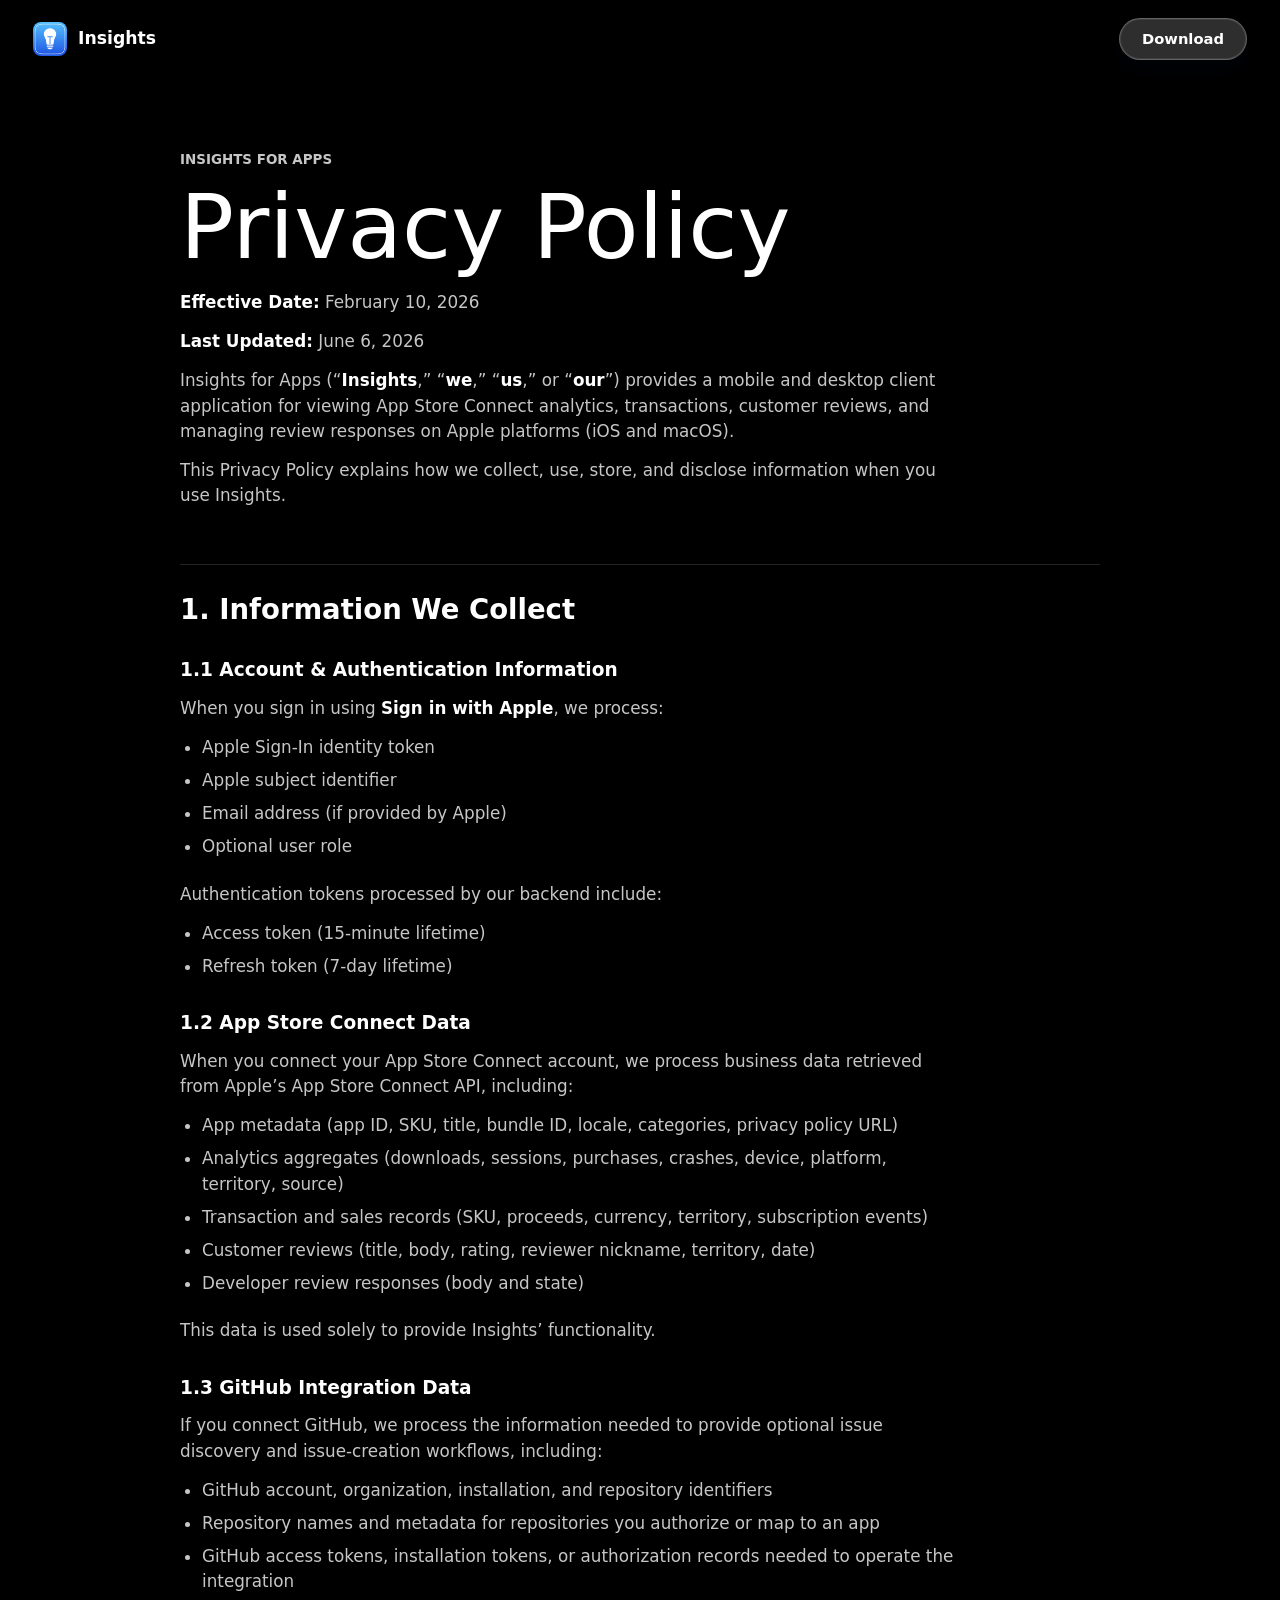
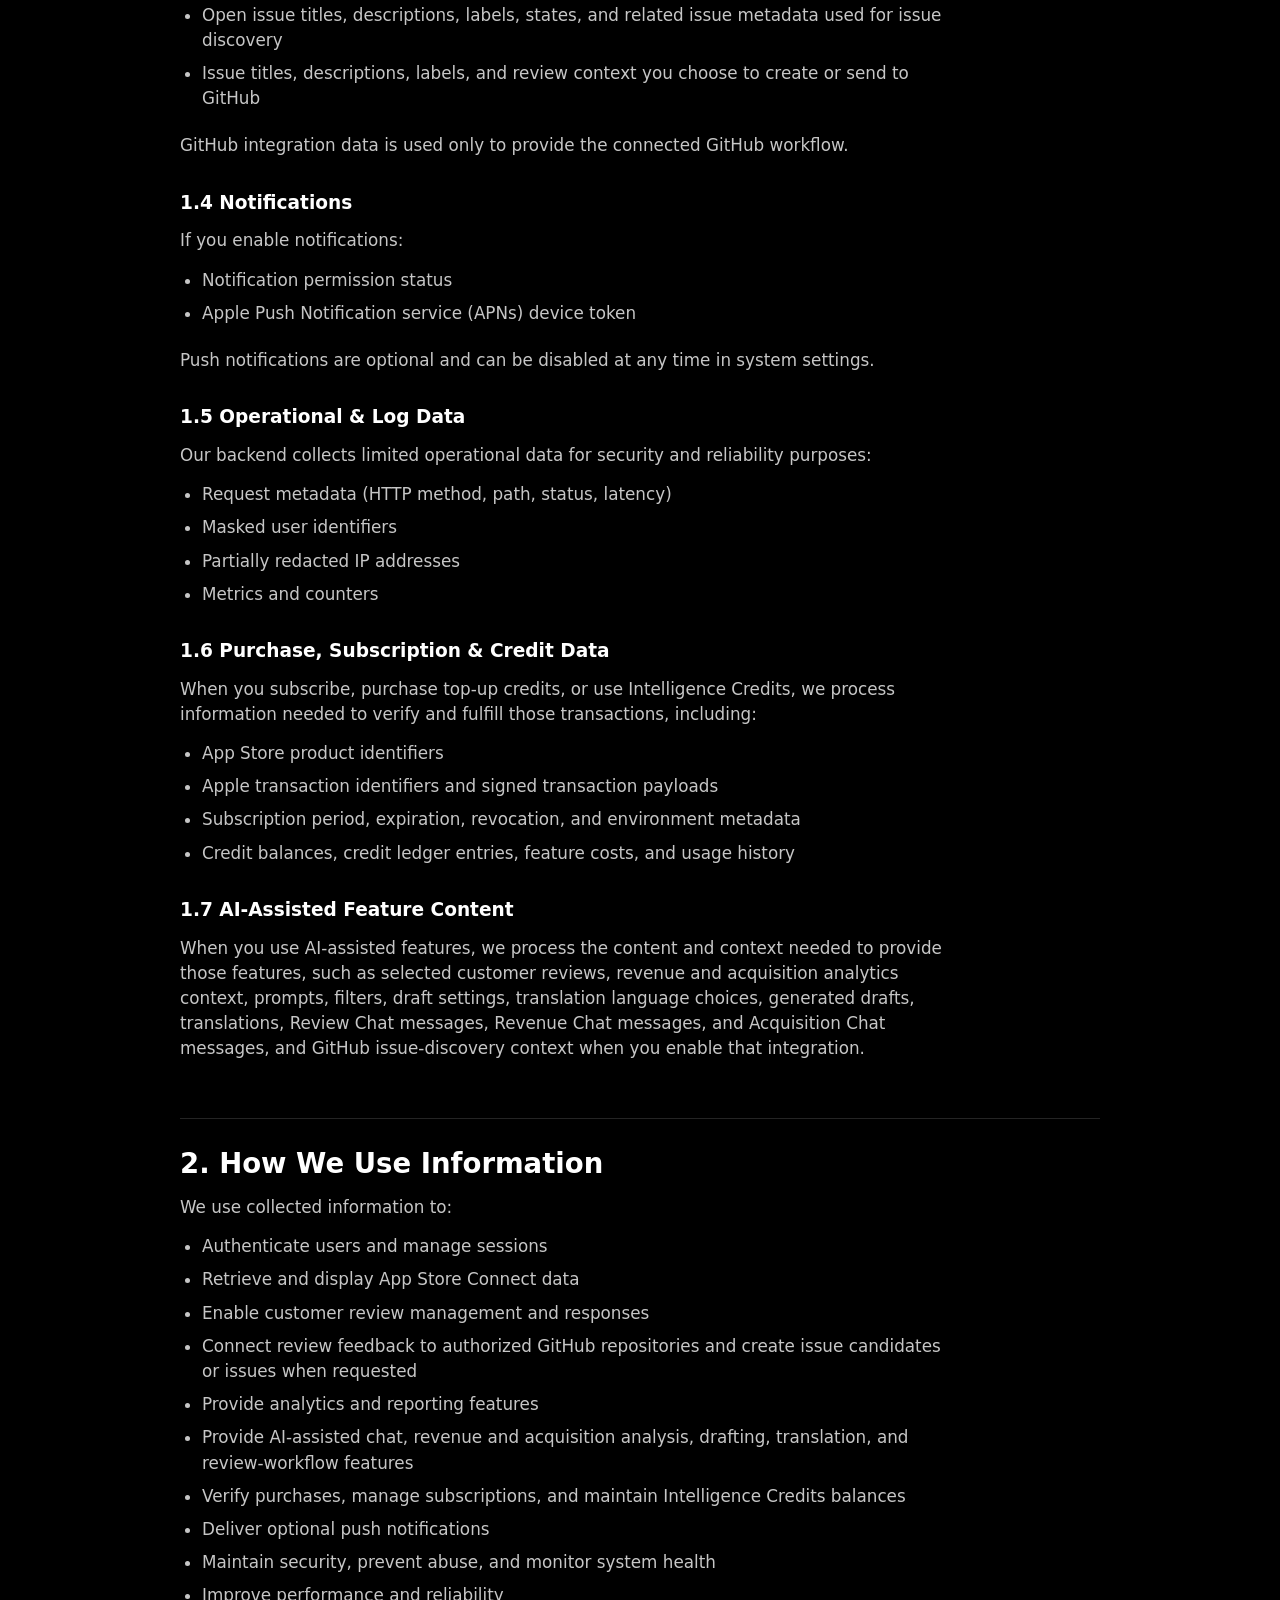
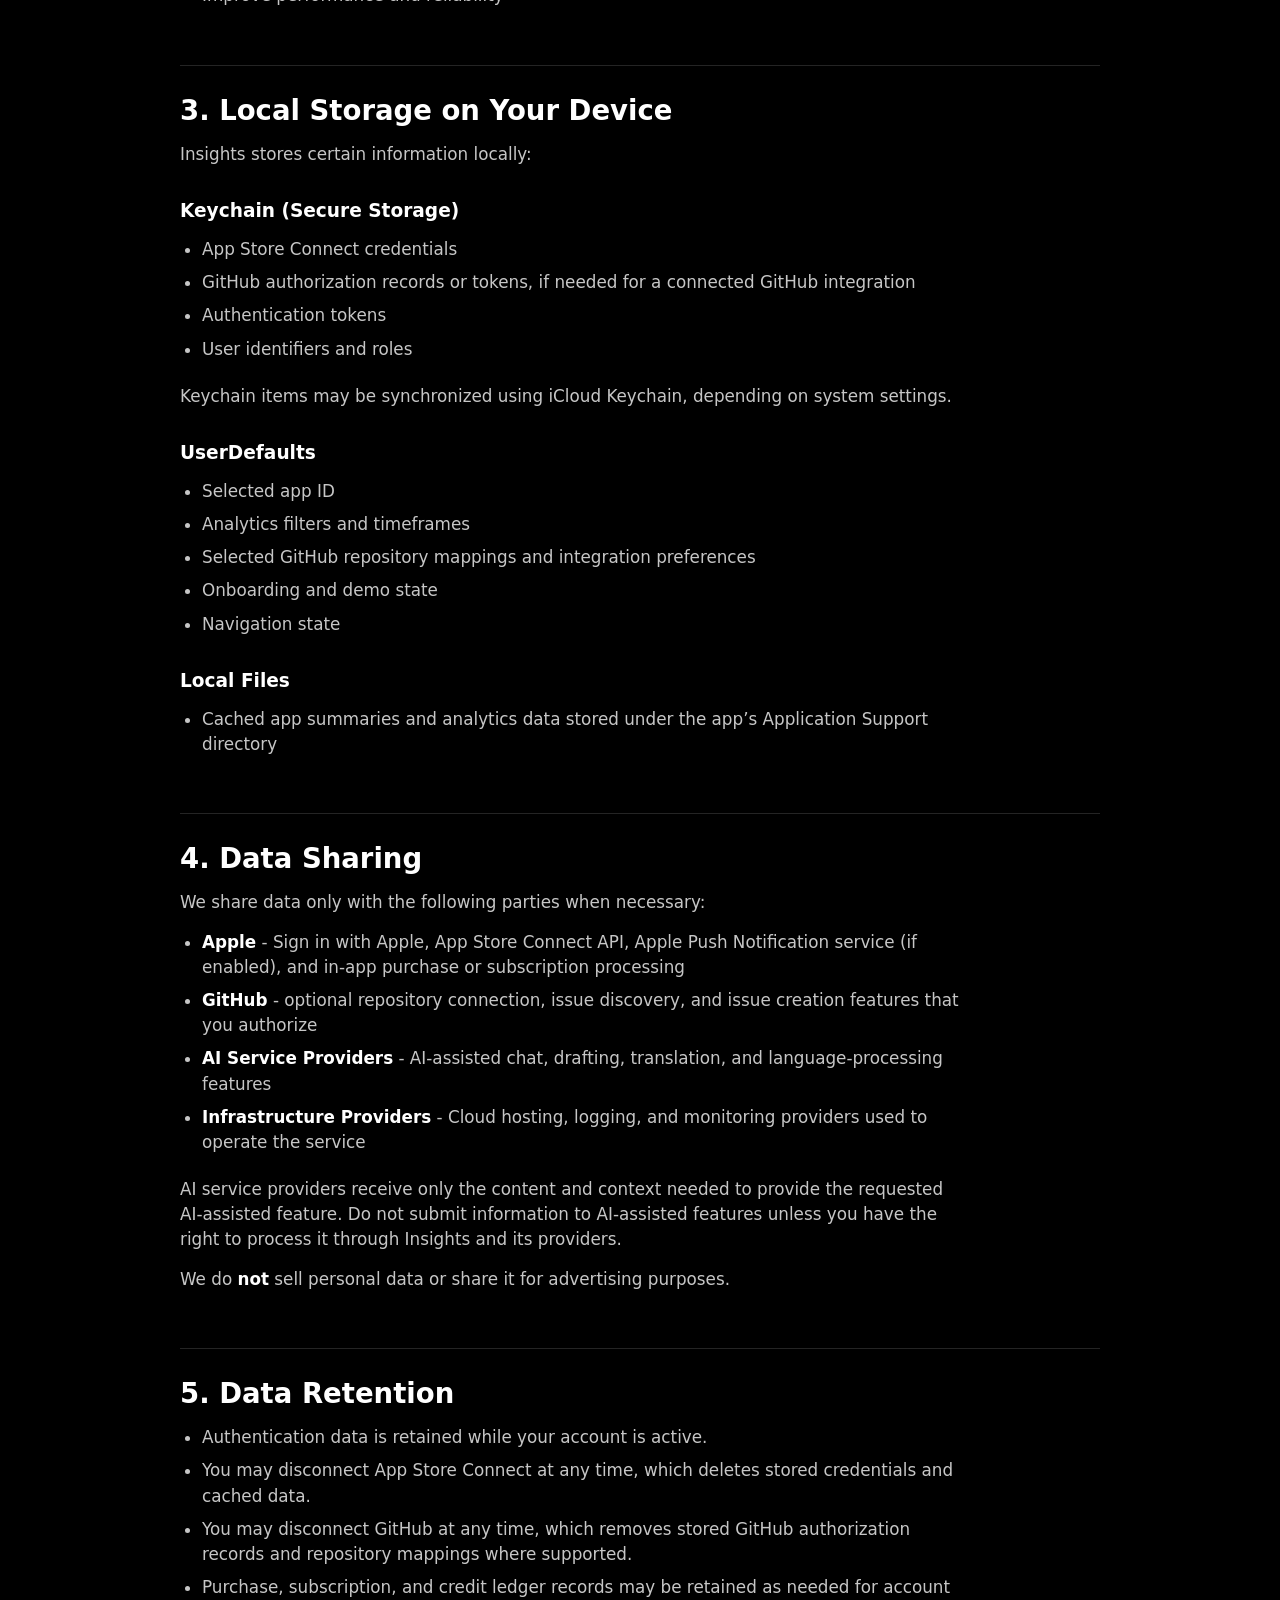
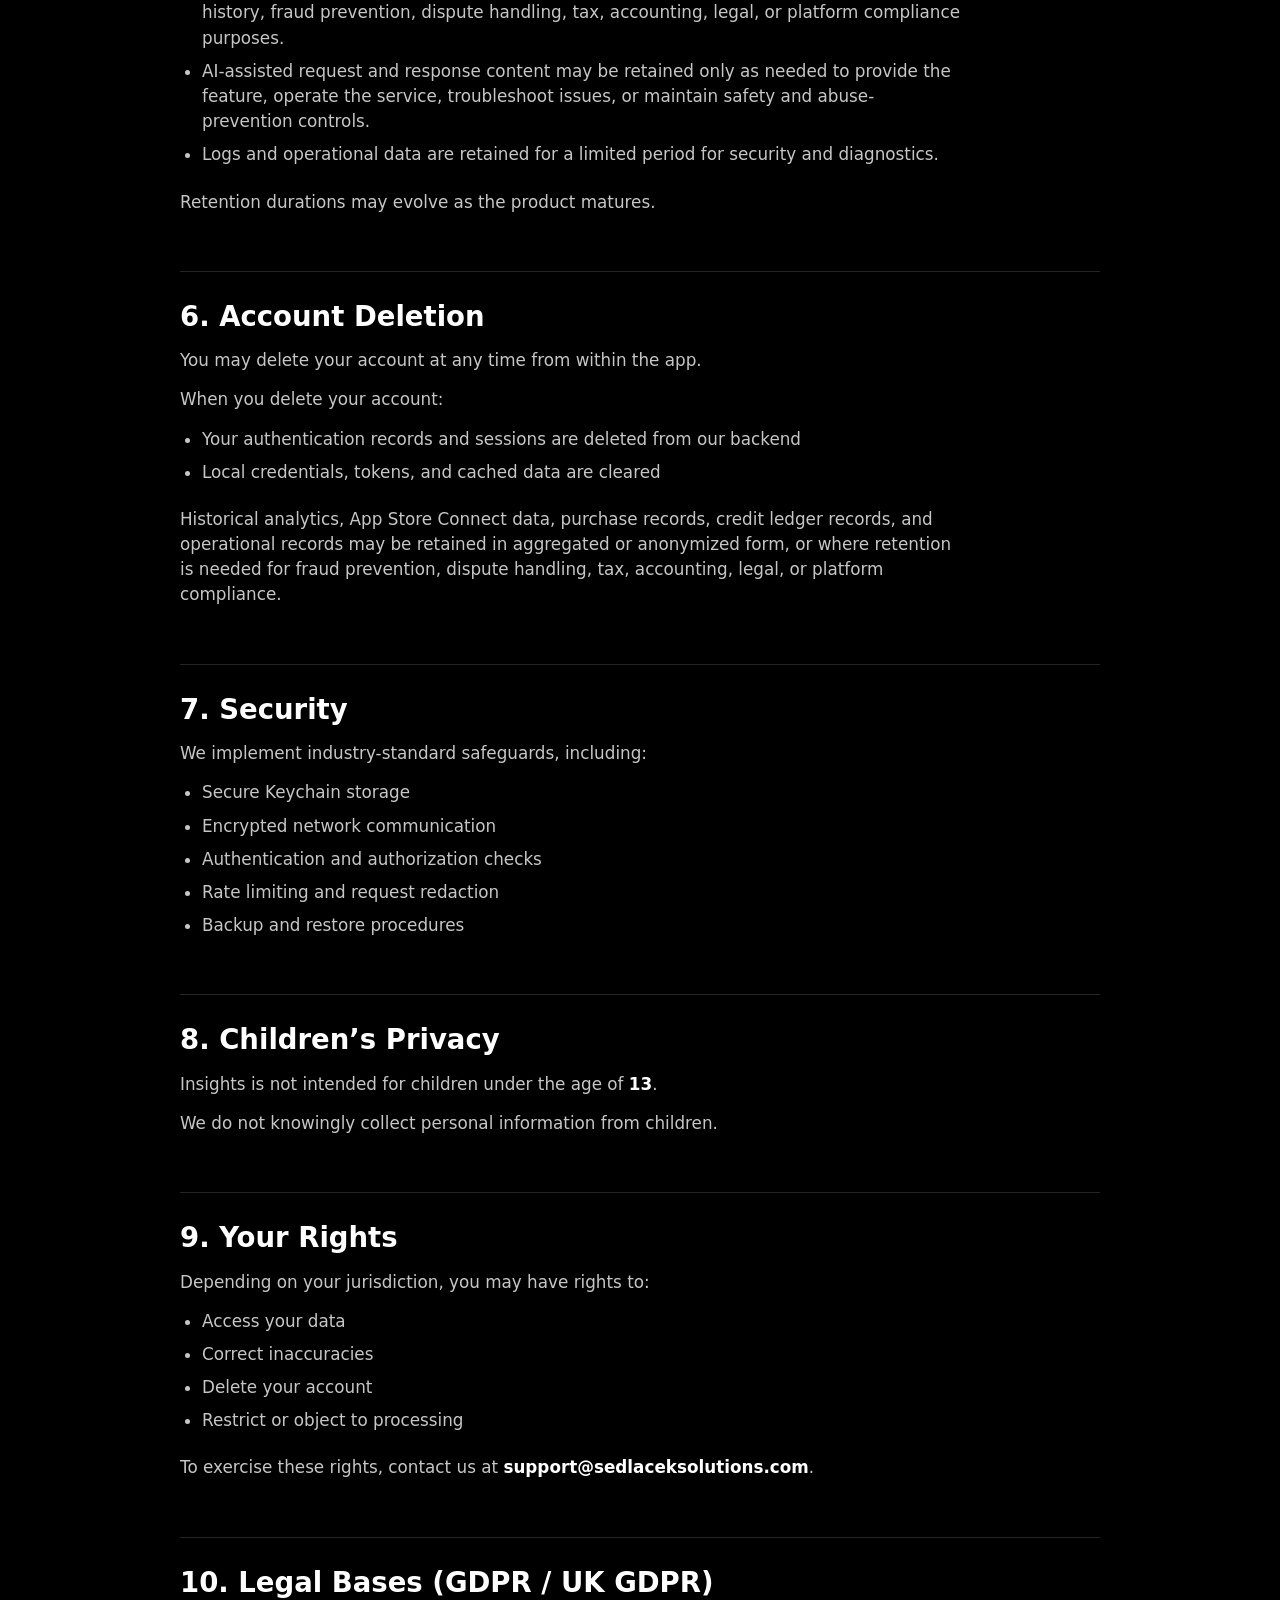
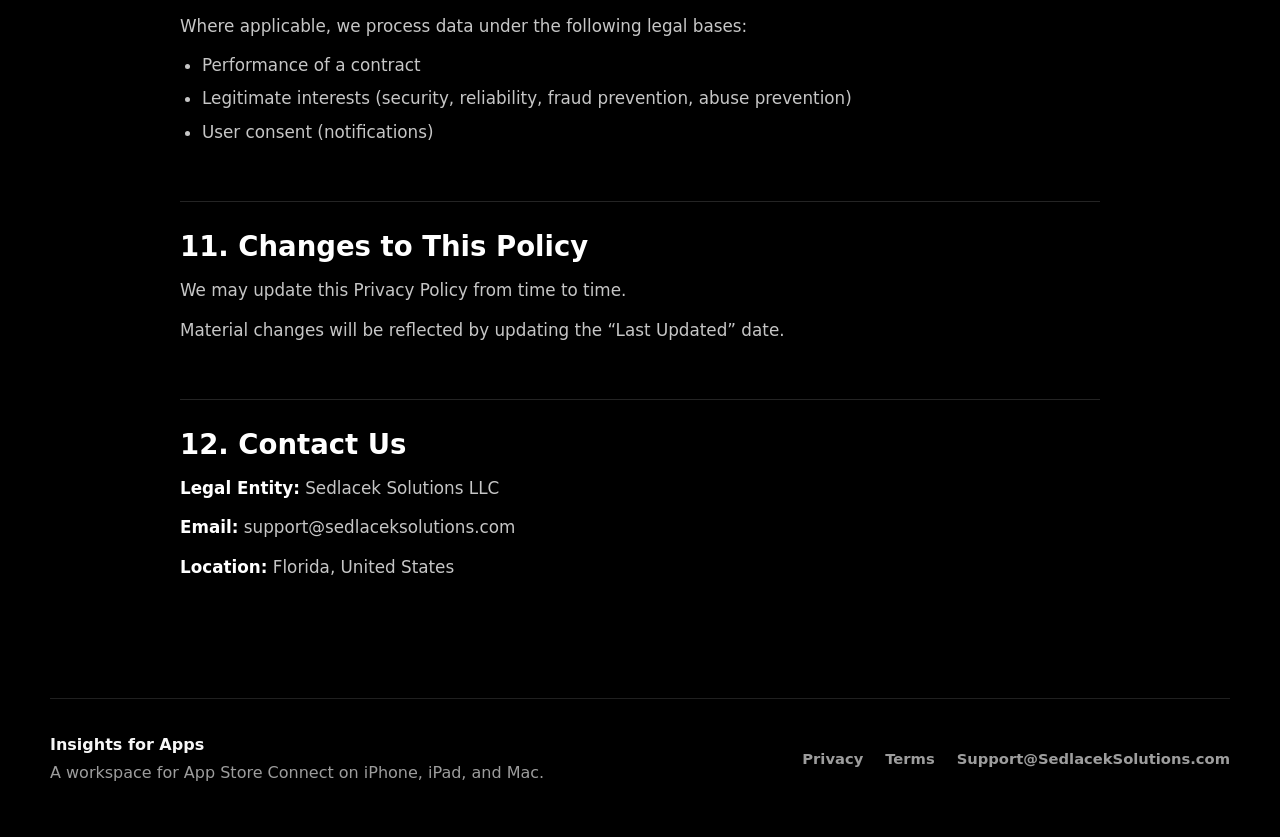
<file: privacy.html>
<!doctype html>
<html lang="en">
  <head>
    <meta charset="utf-8">
    <meta name="viewport" content="width=device-width, initial-scale=1">
    <title>Privacy Policy - Insights for Apps</title>
    <meta
      name="description"
      content="Privacy Policy for Insights for Apps."
    >
    <meta name="theme-color" content="#000000">
    <meta property="og:title" content="Privacy Policy - Insights for Apps">
    <meta property="og:description" content="Privacy Policy for Insights for Apps.">
    <meta property="og:type" content="website">
    <meta property="og:image" content="assets/hero-mockup.png">
    <link rel="icon" href="assets/app-icon.png">
    <link rel="apple-touch-icon" href="assets/app-icon.png">
    <link rel="stylesheet" href="styles.css">
  </head>
  <body class="legal-page">
    <header class="site-header" aria-label="Primary">
      <a class="brand" href="index.html" aria-label="Insights for Apps home">
        <img src="assets/app-icon.png" width="34" height="34" alt="">
        <span>Insights</span>
      </a>
      <a class="header-cta" href="https://apps.apple.com/app/id6745999897">Download</a>
    </header>

    <main class="legal-main">
      <article class="legal-document">
        <p class="section-kicker">Insights for Apps</p>
        <h1>Privacy Policy</h1>
        <p><strong>Effective Date:</strong> February 10, 2026</p>
        <p><strong>Last Updated:</strong> June 6, 2026</p>

        <p>
          Insights for Apps (&ldquo;<strong>Insights</strong>,&rdquo; &ldquo;<strong>we</strong>,&rdquo;
          &ldquo;<strong>us</strong>,&rdquo; or &ldquo;<strong>our</strong>&rdquo;) provides a mobile and desktop client
          application for viewing App Store Connect analytics, transactions, customer reviews, and
          managing review responses on Apple platforms (iOS and macOS).
        </p>
        <p>
          This Privacy Policy explains how we collect, use, store, and disclose information when you
          use Insights.
        </p>

        <h2>1. Information We Collect</h2>
        <h3>1.1 Account &amp; Authentication Information</h3>
        <p>When you sign in using <strong>Sign in with Apple</strong>, we process:</p>
        <ul>
          <li>Apple Sign-In identity token</li>
          <li>Apple subject identifier</li>
          <li>Email address (if provided by Apple)</li>
          <li>Optional user role</li>
        </ul>
        <p>Authentication tokens processed by our backend include:</p>
        <ul>
          <li>Access token (15-minute lifetime)</li>
          <li>Refresh token (7-day lifetime)</li>
        </ul>

        <h3>1.2 App Store Connect Data</h3>
        <p>
          When you connect your App Store Connect account, we process business data retrieved from
          Apple&rsquo;s App Store Connect API, including:
        </p>
        <ul>
          <li>App metadata (app ID, SKU, title, bundle ID, locale, categories, privacy policy URL)</li>
          <li>Analytics aggregates (downloads, sessions, purchases, crashes, device, platform, territory, source)</li>
          <li>Transaction and sales records (SKU, proceeds, currency, territory, subscription events)</li>
          <li>Customer reviews (title, body, rating, reviewer nickname, territory, date)</li>
          <li>Developer review responses (body and state)</li>
        </ul>
        <p>This data is used solely to provide Insights&rsquo; functionality.</p>

        <h3>1.3 GitHub Integration Data</h3>
        <p>
          If you connect GitHub, we process the information needed to provide optional issue
          discovery and issue-creation workflows, including:
        </p>
        <ul>
          <li>GitHub account, organization, installation, and repository identifiers</li>
          <li>Repository names and metadata for repositories you authorize or map to an app</li>
          <li>GitHub access tokens, installation tokens, or authorization records needed to operate the integration</li>
          <li>Open issue titles, descriptions, labels, states, and related issue metadata used for issue discovery</li>
          <li>Issue titles, descriptions, labels, and review context you choose to create or send to GitHub</li>
        </ul>
        <p>GitHub integration data is used only to provide the connected GitHub workflow.</p>

        <h3>1.4 Notifications</h3>
        <p>If you enable notifications:</p>
        <ul>
          <li>Notification permission status</li>
          <li>Apple Push Notification service (APNs) device token</li>
        </ul>
        <p>Push notifications are optional and can be disabled at any time in system settings.</p>

        <h3>1.5 Operational &amp; Log Data</h3>
        <p>Our backend collects limited operational data for security and reliability purposes:</p>
        <ul>
          <li>Request metadata (HTTP method, path, status, latency)</li>
          <li>Masked user identifiers</li>
          <li>Partially redacted IP addresses</li>
          <li>Metrics and counters</li>
        </ul>

        <h3>1.6 Purchase, Subscription &amp; Credit Data</h3>
        <p>
          When you subscribe, purchase top-up credits, or use Intelligence Credits, we process
          information needed to verify and fulfill those transactions, including:
        </p>
        <ul>
          <li>App Store product identifiers</li>
          <li>Apple transaction identifiers and signed transaction payloads</li>
          <li>Subscription period, expiration, revocation, and environment metadata</li>
          <li>Credit balances, credit ledger entries, feature costs, and usage history</li>
        </ul>

        <h3>1.7 AI-Assisted Feature Content</h3>
        <p>
          When you use AI-assisted features, we process the content and context needed to provide
          those features, such as selected customer reviews, revenue and acquisition analytics
          context, prompts, filters, draft settings, translation language choices, generated
          drafts, translations, Review Chat messages, Revenue Chat messages, and Acquisition Chat
          messages, and GitHub issue-discovery context when you enable that integration.
        </p>

        <h2>2. How We Use Information</h2>
        <p>We use collected information to:</p>
        <ul>
          <li>Authenticate users and manage sessions</li>
          <li>Retrieve and display App Store Connect data</li>
          <li>Enable customer review management and responses</li>
          <li>Connect review feedback to authorized GitHub repositories and create issue candidates or issues when requested</li>
          <li>Provide analytics and reporting features</li>
          <li>Provide AI-assisted chat, revenue and acquisition analysis, drafting, translation, and review-workflow features</li>
          <li>Verify purchases, manage subscriptions, and maintain Intelligence Credits balances</li>
          <li>Deliver optional push notifications</li>
          <li>Maintain security, prevent abuse, and monitor system health</li>
          <li>Improve performance and reliability</li>
        </ul>

        <h2>3. Local Storage on Your Device</h2>
        <p>Insights stores certain information locally:</p>
        <h3>Keychain (Secure Storage)</h3>
        <ul>
          <li>App Store Connect credentials</li>
          <li>GitHub authorization records or tokens, if needed for a connected GitHub integration</li>
          <li>Authentication tokens</li>
          <li>User identifiers and roles</li>
        </ul>
        <p>Keychain items may be synchronized using iCloud Keychain, depending on system settings.</p>

        <h3>UserDefaults</h3>
        <ul>
          <li>Selected app ID</li>
          <li>Analytics filters and timeframes</li>
          <li>Selected GitHub repository mappings and integration preferences</li>
          <li>Onboarding and demo state</li>
          <li>Navigation state</li>
        </ul>

        <h3>Local Files</h3>
        <ul>
          <li>Cached app summaries and analytics data stored under the app&rsquo;s Application Support directory</li>
        </ul>

        <h2>4. Data Sharing</h2>
        <p>We share data only with the following parties when necessary:</p>
        <ul>
          <li><strong>Apple</strong> - Sign in with Apple, App Store Connect API, Apple Push Notification service (if enabled), and in-app purchase or subscription processing</li>
          <li><strong>GitHub</strong> - optional repository connection, issue discovery, and issue creation features that you authorize</li>
          <li><strong>AI Service Providers</strong> - AI-assisted chat, drafting, translation, and language-processing features</li>
          <li><strong>Infrastructure Providers</strong> - Cloud hosting, logging, and monitoring providers used to operate the service</li>
        </ul>
        <p>
          AI service providers receive only the content and context needed to provide the requested
          AI-assisted feature. Do not submit information to AI-assisted features unless you have the
          right to process it through Insights and its providers.
        </p>
        <p>We do <strong>not</strong> sell personal data or share it for advertising purposes.</p>

        <h2>5. Data Retention</h2>
        <ul>
          <li>Authentication data is retained while your account is active.</li>
          <li>You may disconnect App Store Connect at any time, which deletes stored credentials and cached data.</li>
          <li>You may disconnect GitHub at any time, which removes stored GitHub authorization records and repository mappings where supported.</li>
          <li>Purchase, subscription, and credit ledger records may be retained as needed for account history, fraud prevention, dispute handling, tax, accounting, legal, or platform compliance purposes.</li>
          <li>AI-assisted request and response content may be retained only as needed to provide the feature, operate the service, troubleshoot issues, or maintain safety and abuse-prevention controls.</li>
          <li>Logs and operational data are retained for a limited period for security and diagnostics.</li>
        </ul>
        <p>Retention durations may evolve as the product matures.</p>

        <h2>6. Account Deletion</h2>
        <p>You may delete your account at any time from within the app.</p>
        <p>When you delete your account:</p>
        <ul>
          <li>Your authentication records and sessions are deleted from our backend</li>
          <li>Local credentials, tokens, and cached data are cleared</li>
        </ul>
        <p>
          Historical analytics, App Store Connect data, purchase records, credit ledger records, and
          operational records may be retained in aggregated or anonymized form, or where retention is
          needed for fraud prevention, dispute handling, tax, accounting, legal, or platform compliance.
        </p>

        <h2>7. Security</h2>
        <p>We implement industry-standard safeguards, including:</p>
        <ul>
          <li>Secure Keychain storage</li>
          <li>Encrypted network communication</li>
          <li>Authentication and authorization checks</li>
          <li>Rate limiting and request redaction</li>
          <li>Backup and restore procedures</li>
        </ul>

        <h2>8. Children&rsquo;s Privacy</h2>
        <p>Insights is not intended for children under the age of <strong>13</strong>.</p>
        <p>We do not knowingly collect personal information from children.</p>

        <h2>9. Your Rights</h2>
        <p>Depending on your jurisdiction, you may have rights to:</p>
        <ul>
          <li>Access your data</li>
          <li>Correct inaccuracies</li>
          <li>Delete your account</li>
          <li>Restrict or object to processing</li>
        </ul>
        <p>To exercise these rights, contact us at <strong>support@sedlaceksolutions.com</strong>.</p>

        <h2>10. Legal Bases (GDPR / UK GDPR)</h2>
        <p>Where applicable, we process data under the following legal bases:</p>
        <ul>
          <li>Performance of a contract</li>
          <li>Legitimate interests (security, reliability, fraud prevention, abuse prevention)</li>
          <li>User consent (notifications)</li>
        </ul>

        <h2>11. Changes to This Policy</h2>
        <p>We may update this Privacy Policy from time to time.</p>
        <p>Material changes will be reflected by updating the &ldquo;Last Updated&rdquo; date.</p>

        <h2>12. Contact Us</h2>
        <p><strong>Legal Entity:</strong> Sedlacek Solutions LLC</p>
        <p><strong>Email:</strong> support@sedlaceksolutions.com</p>
        <p><strong>Location:</strong> Florida, United States</p>
      </article>
    </main>

    <footer class="site-footer">
      <div>
        <strong>Insights for Apps</strong>
        <p>A workspace for App Store Connect on iPhone, iPad, and Mac.</p>
      </div>
      <nav aria-label="Footer">
        <a aria-current="page" href="privacy.html">Privacy</a>
        <a href="terms.html">Terms</a>
        <a href="mailto:Support@SedlacekSolutions.com">Support@SedlacekSolutions.com</a>
      </nav>
    </footer>
  </body>
</html>
</file>
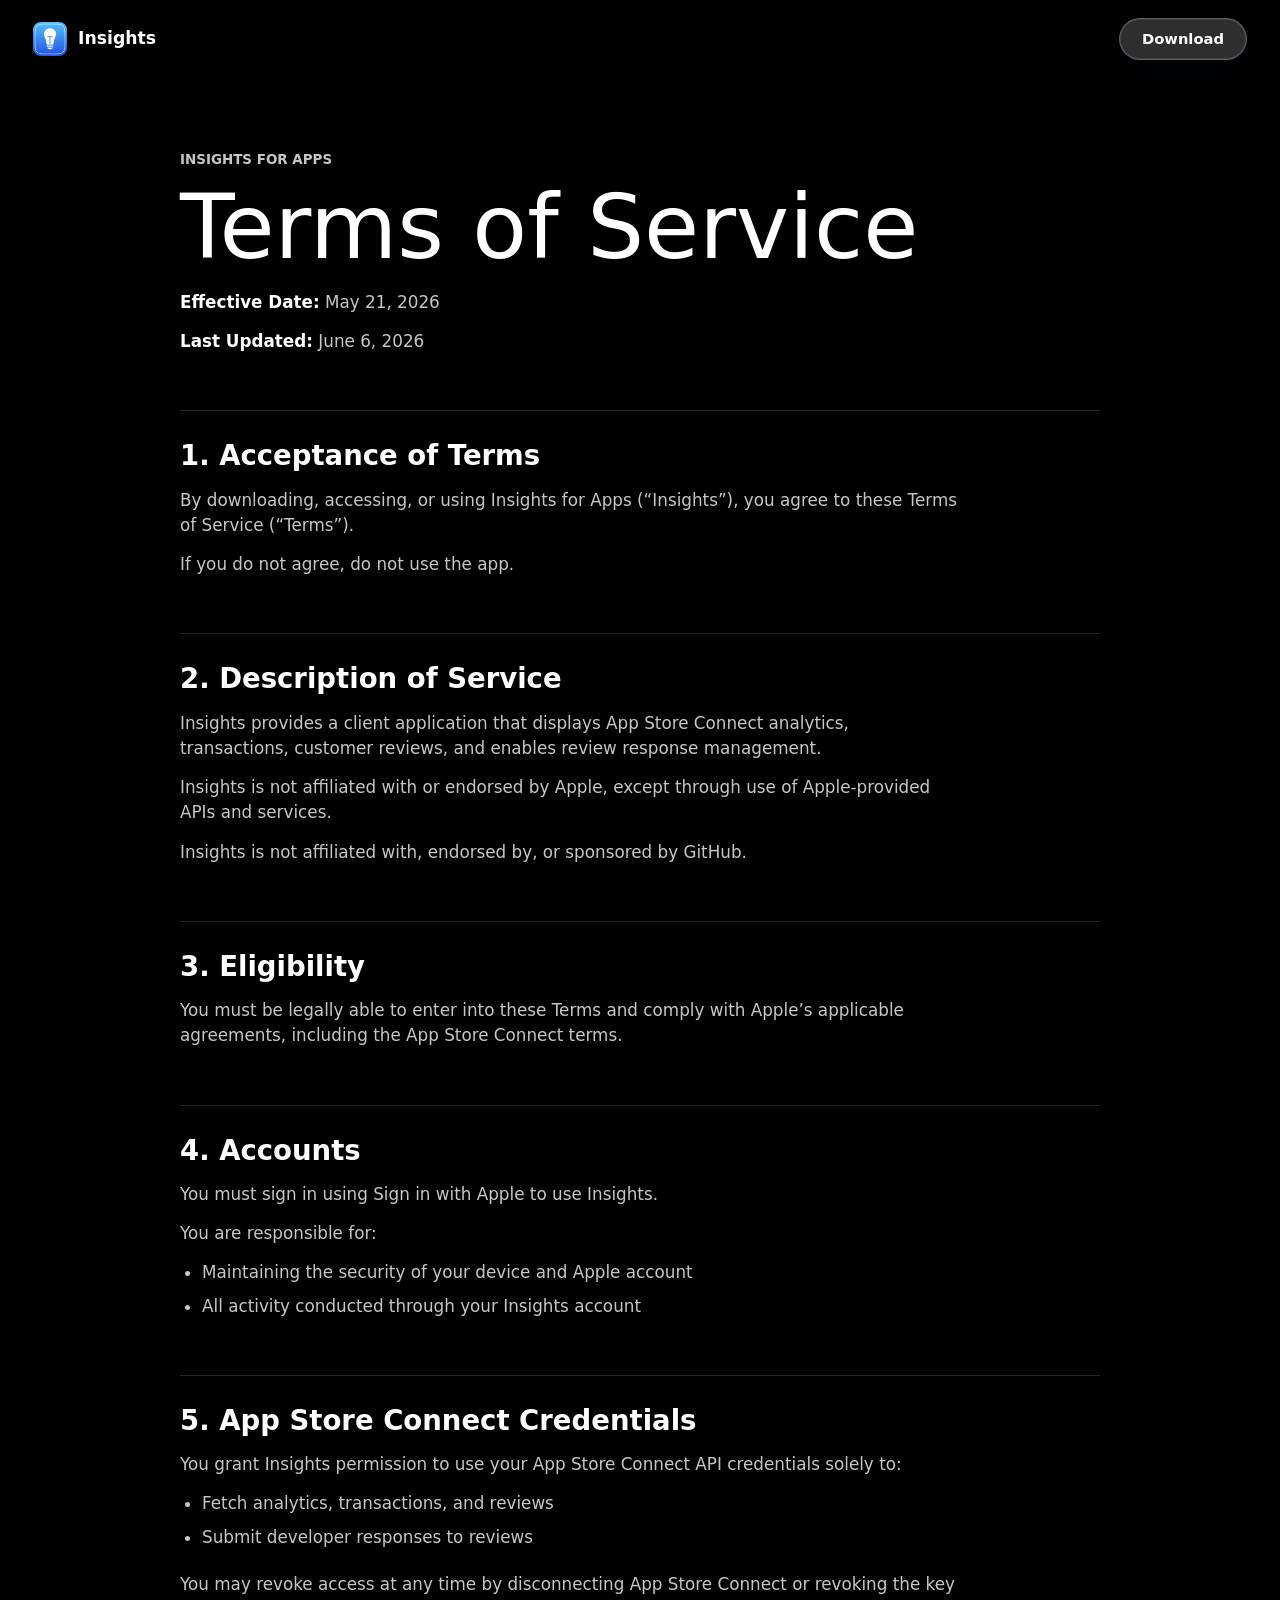
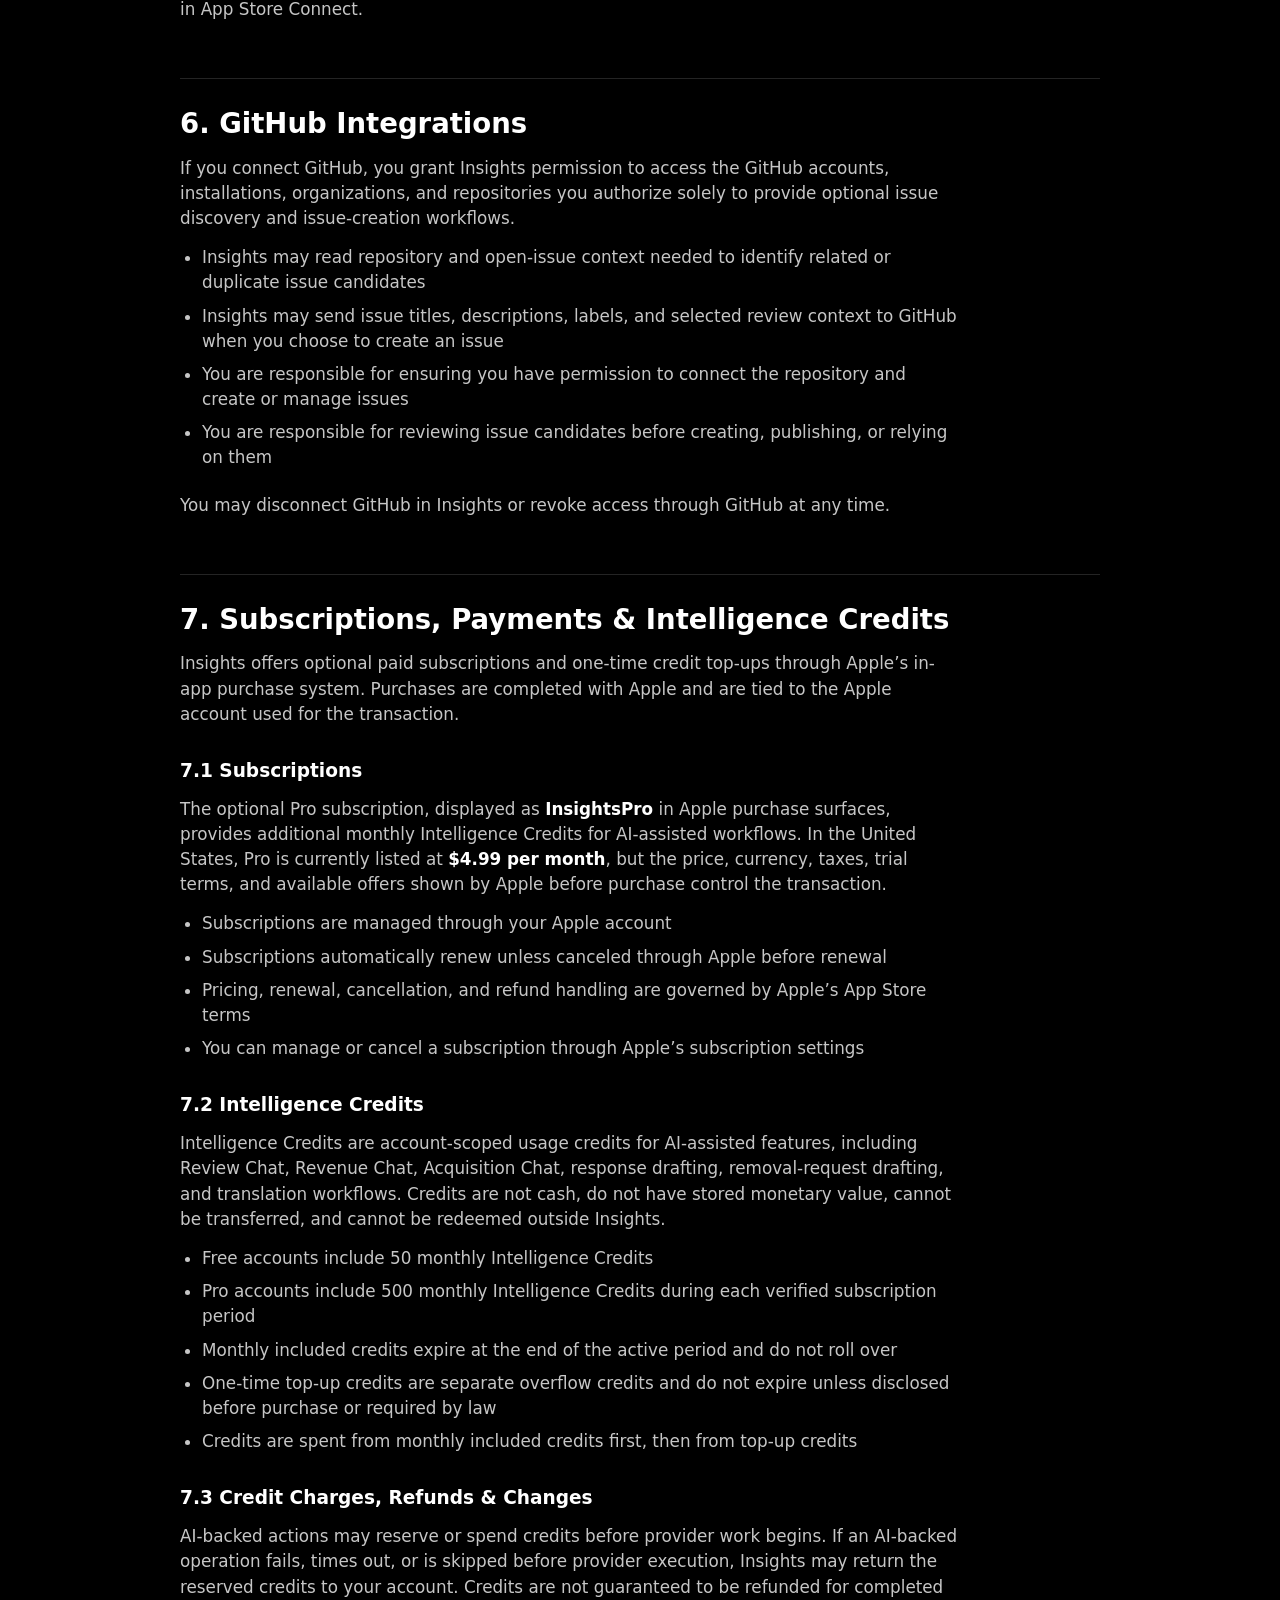
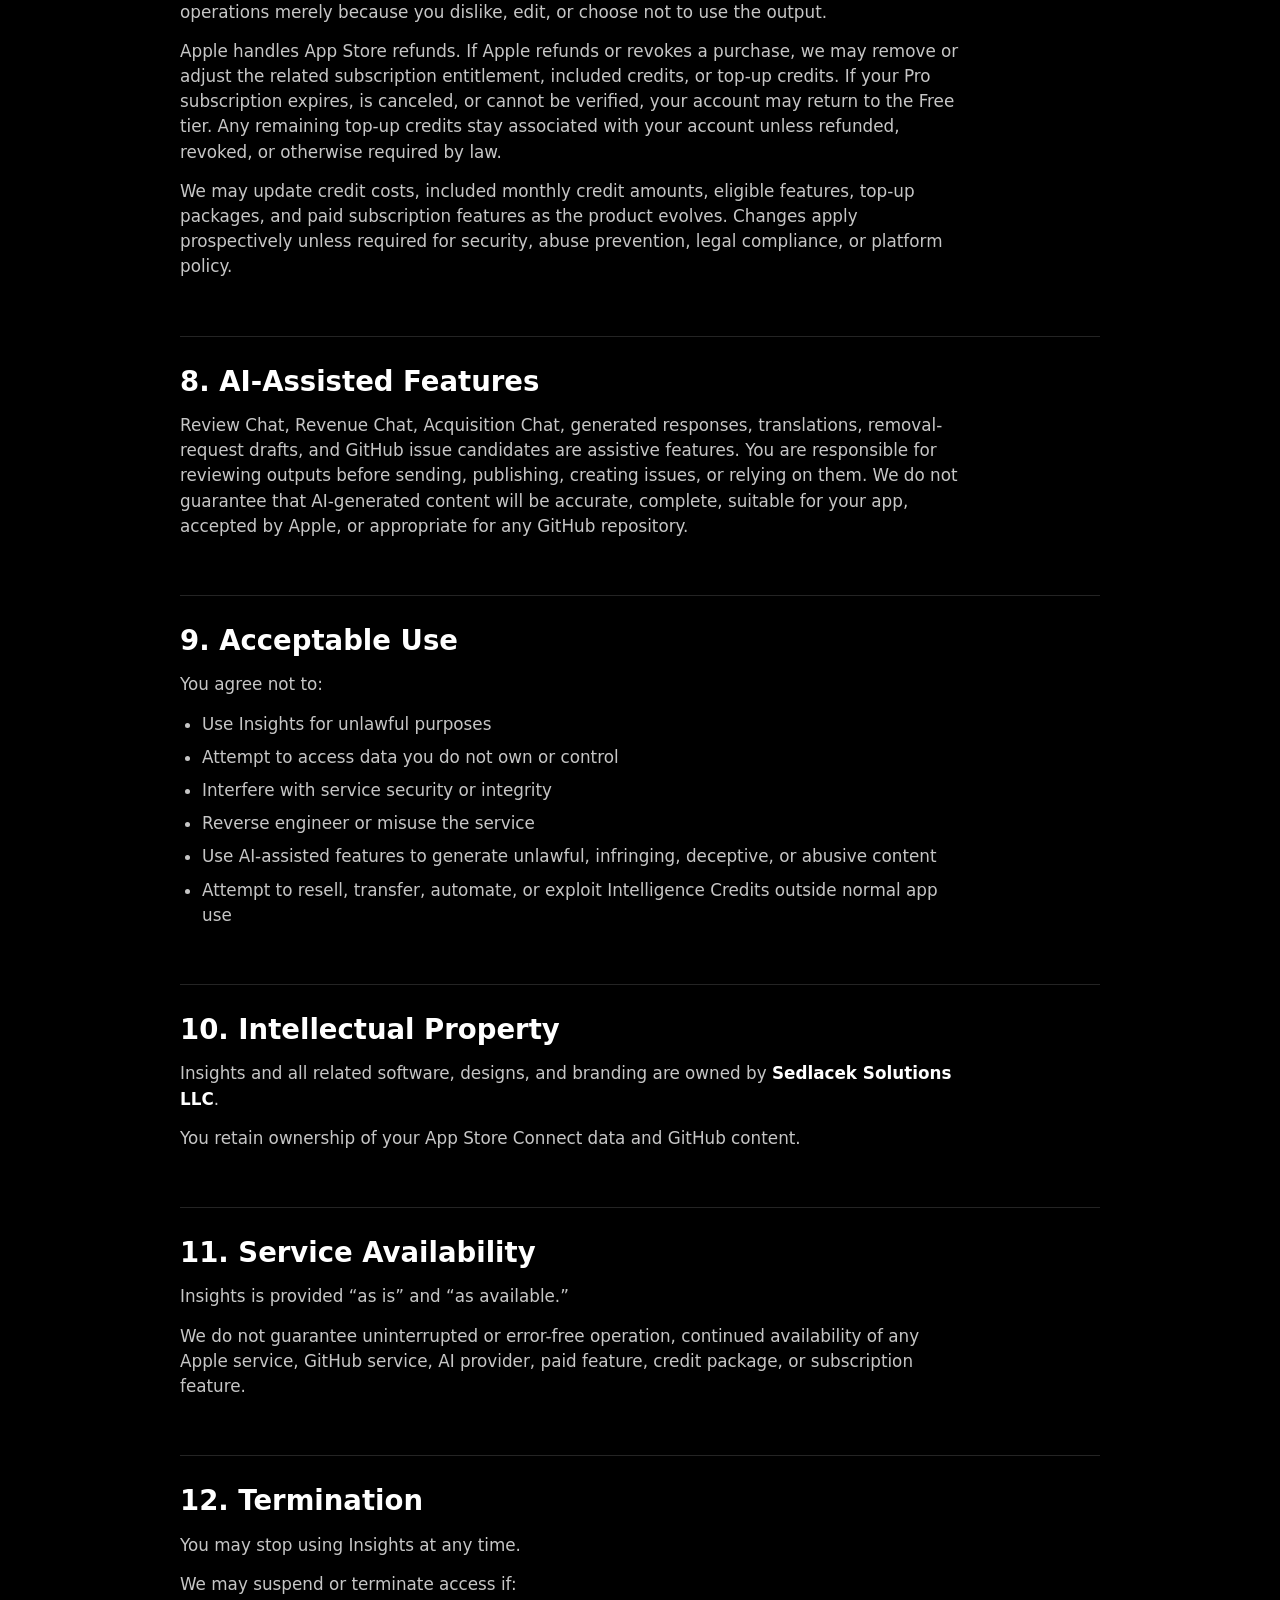
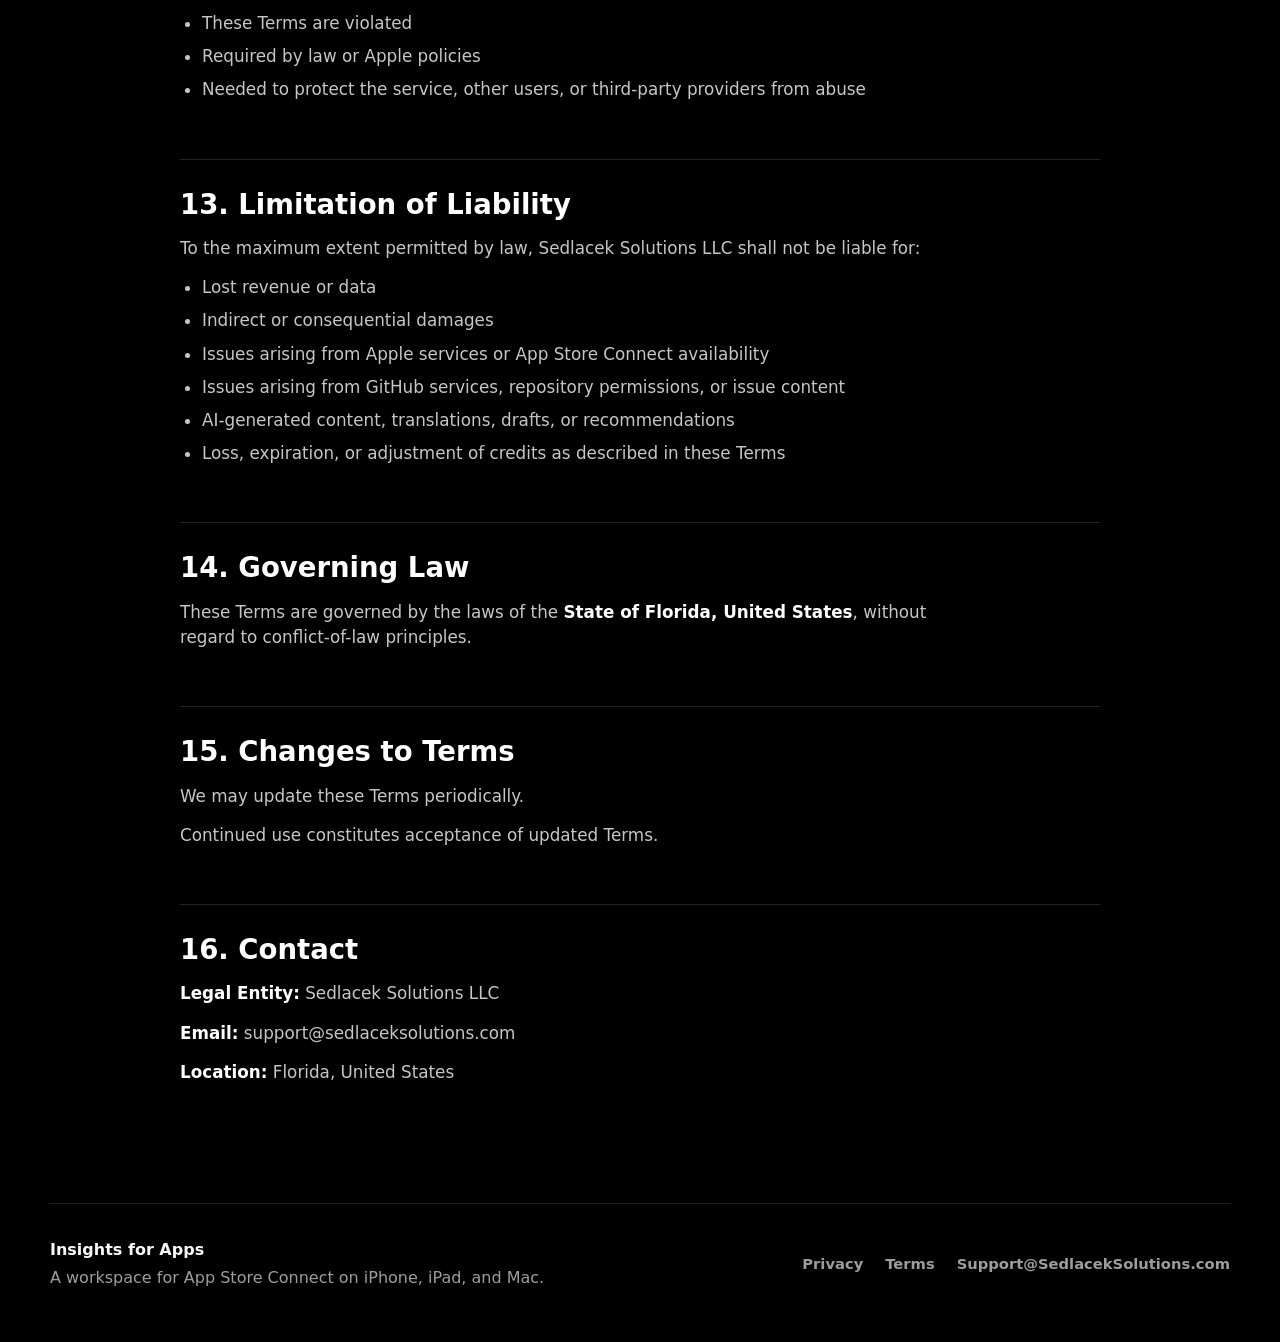
<file: terms.html>
<!doctype html>
<html lang="en">
  <head>
    <meta charset="utf-8">
    <meta name="viewport" content="width=device-width, initial-scale=1">
    <title>Terms of Service - Insights for Apps</title>
    <meta
      name="description"
      content="Terms of Service for Insights for Apps."
    >
    <meta name="theme-color" content="#000000">
    <meta property="og:title" content="Terms of Service - Insights for Apps">
    <meta property="og:description" content="Terms of Service for Insights for Apps.">
    <meta property="og:type" content="website">
    <meta property="og:image" content="assets/hero-mockup.png">
    <link rel="icon" href="assets/app-icon.png">
    <link rel="apple-touch-icon" href="assets/app-icon.png">
    <link rel="stylesheet" href="styles.css">
  </head>
  <body class="legal-page">
    <header class="site-header" aria-label="Primary">
      <a class="brand" href="index.html" aria-label="Insights for Apps home">
        <img src="assets/app-icon.png" width="34" height="34" alt="">
        <span>Insights</span>
      </a>
      <a class="header-cta" href="https://apps.apple.com/app/id6745999897">Download</a>
    </header>

    <main class="legal-main">
      <article class="legal-document">
        <p class="section-kicker">Insights for Apps</p>
        <h1>Terms of Service</h1>
        <p><strong>Effective Date:</strong> May 21, 2026</p>
        <p><strong>Last Updated:</strong> June 6, 2026</p>

        <h2>1. Acceptance of Terms</h2>
        <p>
          By downloading, accessing, or using Insights for Apps (&ldquo;Insights&rdquo;), you
          agree to these Terms of Service (&ldquo;Terms&rdquo;).
        </p>
        <p>If you do not agree, do not use the app.</p>

        <h2>2. Description of Service</h2>
        <p>
          Insights provides a client application that displays App Store Connect analytics,
          transactions, customer reviews, and enables review response management.
        </p>
        <p>
          Insights is not affiliated with or endorsed by Apple, except through use of Apple-provided
          APIs and services.
        </p>
        <p>
          Insights is not affiliated with, endorsed by, or sponsored by GitHub.
        </p>

        <h2>3. Eligibility</h2>
        <p>
          You must be legally able to enter into these Terms and comply with Apple&rsquo;s applicable
          agreements, including the App Store Connect terms.
        </p>

        <h2>4. Accounts</h2>
        <p>You must sign in using Sign in with Apple to use Insights.</p>
        <p>You are responsible for:</p>
        <ul>
          <li>Maintaining the security of your device and Apple account</li>
          <li>All activity conducted through your Insights account</li>
        </ul>

        <h2>5. App Store Connect Credentials</h2>
        <p>You grant Insights permission to use your App Store Connect API credentials solely to:</p>
        <ul>
          <li>Fetch analytics, transactions, and reviews</li>
          <li>Submit developer responses to reviews</li>
        </ul>
        <p>
          You may revoke access at any time by disconnecting App Store Connect or revoking the key in
          App Store Connect.
        </p>

        <h2>6. GitHub Integrations</h2>
        <p>
          If you connect GitHub, you grant Insights permission to access the GitHub accounts,
          installations, organizations, and repositories you authorize solely to provide optional
          issue discovery and issue-creation workflows.
        </p>
        <ul>
          <li>Insights may read repository and open-issue context needed to identify related or duplicate issue candidates</li>
          <li>Insights may send issue titles, descriptions, labels, and selected review context to GitHub when you choose to create an issue</li>
          <li>You are responsible for ensuring you have permission to connect the repository and create or manage issues</li>
          <li>You are responsible for reviewing issue candidates before creating, publishing, or relying on them</li>
        </ul>
        <p>
          You may disconnect GitHub in Insights or revoke access through GitHub at any time.
        </p>

        <h2>7. Subscriptions, Payments &amp; Intelligence Credits</h2>
        <p>
          Insights offers optional paid subscriptions and one-time credit top-ups through
          Apple&rsquo;s in-app purchase system. Purchases are completed with Apple and are tied to
          the Apple account used for the transaction.
        </p>
        <h3>7.1 Subscriptions</h3>
        <p>
          The optional Pro subscription, displayed as <strong>InsightsPro</strong> in Apple
          purchase surfaces, provides additional monthly Intelligence Credits for AI-assisted
          workflows. In the United States, Pro is currently listed at <strong>$4.99 per month</strong>,
          but the price, currency, taxes, trial terms, and available offers shown by Apple before
          purchase control the transaction.
        </p>
        <ul>
          <li>Subscriptions are managed through your Apple account</li>
          <li>Subscriptions automatically renew unless canceled through Apple before renewal</li>
          <li>Pricing, renewal, cancellation, and refund handling are governed by Apple&rsquo;s App Store terms</li>
          <li>You can manage or cancel a subscription through Apple&rsquo;s subscription settings</li>
        </ul>
        <h3>7.2 Intelligence Credits</h3>
        <p>
          Intelligence Credits are account-scoped usage credits for AI-assisted features, including
          Review Chat, Revenue Chat, Acquisition Chat, response drafting, removal-request drafting, and
          translation workflows.
          Credits are not cash, do not have stored monetary value, cannot be transferred, and cannot
          be redeemed outside Insights.
        </p>
        <ul>
          <li>Free accounts include 50 monthly Intelligence Credits</li>
          <li>Pro accounts include 500 monthly Intelligence Credits during each verified subscription period</li>
          <li>Monthly included credits expire at the end of the active period and do not roll over</li>
          <li>One-time top-up credits are separate overflow credits and do not expire unless disclosed before purchase or required by law</li>
          <li>Credits are spent from monthly included credits first, then from top-up credits</li>
        </ul>
        <h3>7.3 Credit Charges, Refunds &amp; Changes</h3>
        <p>
          AI-backed actions may reserve or spend credits before provider work begins. If an AI-backed
          operation fails, times out, or is skipped before provider execution, Insights may return the
          reserved credits to your account. Credits are not guaranteed to be refunded for completed
          operations merely because you dislike, edit, or choose not to use the output.
        </p>
        <p>
          Apple handles App Store refunds. If Apple refunds or revokes a purchase, we may remove or
          adjust the related subscription entitlement, included credits, or top-up credits. If your
          Pro subscription expires, is canceled, or cannot be verified, your account may return to the
          Free tier. Any remaining top-up credits stay associated with your account unless refunded,
          revoked, or otherwise required by law.
        </p>
        <p>
          We may update credit costs, included monthly credit amounts, eligible features, top-up
          packages, and paid subscription features as the product evolves. Changes apply prospectively
          unless required for security, abuse prevention, legal compliance, or platform policy.
        </p>

        <h2>8. AI-Assisted Features</h2>
        <p>
          Review Chat, Revenue Chat, Acquisition Chat, generated responses, translations,
          removal-request drafts, and GitHub issue candidates are assistive features. You are
          responsible for reviewing outputs before sending, publishing, creating issues, or relying
          on them. We do not guarantee that AI-generated content will be accurate, complete,
          suitable for your app, accepted by Apple, or appropriate for any GitHub repository.
        </p>

        <h2>9. Acceptable Use</h2>
        <p>You agree not to:</p>
        <ul>
          <li>Use Insights for unlawful purposes</li>
          <li>Attempt to access data you do not own or control</li>
          <li>Interfere with service security or integrity</li>
          <li>Reverse engineer or misuse the service</li>
          <li>Use AI-assisted features to generate unlawful, infringing, deceptive, or abusive content</li>
          <li>Attempt to resell, transfer, automate, or exploit Intelligence Credits outside normal app use</li>
        </ul>

        <h2>10. Intellectual Property</h2>
        <p>
          Insights and all related software, designs, and branding are owned by
          <strong>Sedlacek Solutions LLC</strong>.
        </p>
        <p>You retain ownership of your App Store Connect data and GitHub content.</p>

        <h2>11. Service Availability</h2>
        <p>Insights is provided &ldquo;as is&rdquo; and &ldquo;as available.&rdquo;</p>
        <p>
          We do not guarantee uninterrupted or error-free operation, continued availability of any
          Apple service, GitHub service, AI provider, paid feature, credit package, or subscription
          feature.
        </p>

        <h2>12. Termination</h2>
        <p>You may stop using Insights at any time.</p>
        <p>We may suspend or terminate access if:</p>
        <ul>
          <li>These Terms are violated</li>
          <li>Required by law or Apple policies</li>
          <li>Needed to protect the service, other users, or third-party providers from abuse</li>
        </ul>

        <h2>13. Limitation of Liability</h2>
        <p>To the maximum extent permitted by law, Sedlacek Solutions LLC shall not be liable for:</p>
        <ul>
          <li>Lost revenue or data</li>
          <li>Indirect or consequential damages</li>
          <li>Issues arising from Apple services or App Store Connect availability</li>
          <li>Issues arising from GitHub services, repository permissions, or issue content</li>
          <li>AI-generated content, translations, drafts, or recommendations</li>
          <li>Loss, expiration, or adjustment of credits as described in these Terms</li>
        </ul>

        <h2>14. Governing Law</h2>
        <p>
          These Terms are governed by the laws of the <strong>State of Florida, United States</strong>,
          without regard to conflict-of-law principles.
        </p>

        <h2>15. Changes to Terms</h2>
        <p>We may update these Terms periodically.</p>
        <p>Continued use constitutes acceptance of updated Terms.</p>

        <h2>16. Contact</h2>
        <p><strong>Legal Entity:</strong> Sedlacek Solutions LLC</p>
        <p><strong>Email:</strong> support@sedlaceksolutions.com</p>
        <p><strong>Location:</strong> Florida, United States</p>
      </article>
    </main>

    <footer class="site-footer">
      <div>
        <strong>Insights for Apps</strong>
        <p>A workspace for App Store Connect on iPhone, iPad, and Mac.</p>
      </div>
      <nav aria-label="Footer">
        <a href="privacy.html">Privacy</a>
        <a aria-current="page" href="terms.html">Terms</a>
        <a href="mailto:Support@SedlacekSolutions.com">Support@SedlacekSolutions.com</a>
      </nav>
    </footer>
  </body>
</html>
</file>
<file: styles.css>
:root {
  color-scheme: light;
  --page: #8ea3ff;
  --surface: #111111;
  --surface-raised: #191919;
  --text: #f7f7f7;
  --muted: #b8b8b8;
  --subtle: #777777;
  --line: #2a2a2a;
  --blue: #39a7ff;
  --header-offset: 132px;
}

* {
  box-sizing: border-box;
}

html {
  scroll-padding-top: var(--header-offset);
  scroll-behavior: smooth;
}

body {
  margin: 0;
  background: #000000;
  color: #f7f7f7;
  font-family:
    Inter, ui-sans-serif, system-ui, -apple-system, BlinkMacSystemFont, "Segoe UI",
    sans-serif;
  line-height: 1.5;
}

a {
  color: inherit;
  text-decoration: none;
}

img {
  display: block;
  max-width: 100%;
}

.visually-hidden {
  position: absolute;
  width: 1px;
  height: 1px;
  padding: 0;
  overflow: hidden;
  clip: rect(0 0 0 0);
  white-space: nowrap;
  border: 0;
}

.site-header {
  --header-floating-inset: 24px;
  --header-floating-top: 20px;
  --header-floating-height: 76px;
  position: fixed;
  top: 20px;
  right: 24px;
  left: 24px;
  z-index: 20;
  display: flex;
  align-items: center;
  justify-content: space-between;
  gap: 24px;
  min-height: 72px;
  padding: 16px 32px;
  color: #080808;
  background: transparent;
  border-radius: 24px;
  border: 1px solid transparent;
  transition:
    background-color 180ms ease,
    border-color 180ms ease,
    border-radius 180ms ease,
    box-shadow 180ms ease,
    left 180ms ease,
    min-height 180ms ease,
    padding 180ms ease,
    right 180ms ease,
    top 180ms ease;
}

.site-header.is-scrolled,
.site-header:hover,
.site-header.is-control-hovered,
.site-header.has-open-menu {
  border-color: rgba(255, 255, 255, 0.12);
  background: rgba(14, 14, 16, 0.86);
  box-shadow: 0 16px 44px rgba(0, 0, 0, 0.28);
  backdrop-filter: blur(18px);
}

.brand,
.hero-actions,
.site-footer,
.site-footer nav {
  display: flex;
  align-items: center;
}

.brand {
  gap: 11px;
  min-width: 140px;
  min-height: 44px;
  margin-left: -10px;
  padding: 5px 10px;
  border-radius: 999px;
  color: #ffffff;
  font-size: 1.08rem;
  font-weight: 750;
  transition:
    background-color 160ms ease,
    color 160ms ease;
}

.brand img {
  border-radius: 8px;
}

.brand:hover,
.brand:focus,
.brand:focus-visible {
  background: rgba(255, 255, 255, 0.14);
  color: #ffffff;
}

.feature-nav {
  position: absolute;
  right: 0;
  left: 0;
  display: flex;
  align-items: center;
  justify-content: center;
  gap: 8px;
  color: rgba(255, 255, 255, 0.82);
  font-size: 0.96rem;
  font-weight: 700;
  pointer-events: none;
}

.feature-nav > * {
  pointer-events: auto;
}

.workflow-menu {
  position: relative;
}

.download-menu {
  position: relative;
  z-index: 1;
}

.nav-link {
  display: inline-flex;
  align-items: center;
  gap: 8px;
  min-height: 40px;
  padding: 0 14px;
  border-radius: 999px;
  cursor: pointer;
  list-style: none;
  transition:
    background-color 160ms ease,
    color 160ms ease;
}

.workflow-menu summary {
  list-style: none;
}

.workflow-menu summary::-webkit-details-marker {
  display: none;
}

.workflow-menu summary::after {
  width: 6px;
  height: 6px;
  border-right: 1.5px solid currentColor;
  border-bottom: 1.5px solid currentColor;
  content: "";
  opacity: 0.72;
  transform: translateY(-2px) rotate(45deg);
  transition: transform 160ms ease;
}

.workflow-menu[open] summary::after {
  transform: translateY(1px) rotate(225deg);
}

.nav-link:hover,
.nav-link:focus-visible,
.workflow-menu[open] summary {
  background: rgba(255, 255, 255, 0.14);
  color: #ffffff;
}

.workflow-menu-panel {
  position: absolute;
  top: calc(100% + 12px);
  left: 50%;
  display: grid;
  gap: 6px;
  width: min(320px, calc(100vw - 48px));
  padding: 10px;
  border: 1px solid rgba(255, 255, 255, 0.12);
  border-radius: 16px;
  background: rgba(14, 14, 16, 0.94);
  box-shadow: 0 24px 64px rgba(0, 0, 0, 0.4);
  backdrop-filter: blur(18px);
  opacity: 0;
  pointer-events: none;
  transform: translate(-50%, -6px);
  transition:
    opacity 160ms ease,
    transform 160ms ease;
}

.workflow-menu[open] .workflow-menu-panel {
  opacity: 1;
  pointer-events: auto;
  transform: translate(-50%, 0);
}

.workflow-menu-link {
  display: grid;
  grid-template-columns: 38px minmax(0, 1fr);
  align-items: center;
  gap: 12px;
  padding: 14px;
  border-radius: 10px;
  color: rgba(255, 255, 255, 0.78);
  text-align: left;
  transition:
    background-color 160ms ease,
    color 160ms ease;
}

.workflow-symbol {
  display: grid;
  place-items: center;
  width: 38px;
  height: 38px;
  padding: 8px;
  border-radius: 10px;
  background: rgba(57, 167, 255, 0.12);
}

.workflow-symbol img {
  width: 24px;
  height: 24px;
  object-fit: contain;
}

.workflow-menu-copy {
  display: grid;
  gap: 3px;
}

.workflow-menu-link strong {
  color: #ffffff;
  font-size: 0.98rem;
  line-height: 1.18;
}

.workflow-menu-link small {
  color: #a9a9a9;
  font-size: 0.82rem;
  line-height: 1.32;
}

.workflow-menu-link:hover,
.workflow-menu-link:focus-visible {
  background: rgba(255, 255, 255, 0.12);
  color: #ffffff;
}

.download-menu summary {
  list-style: none;
}

.download-menu summary::-webkit-details-marker {
  display: none;
}

.download-menu-panel {
  position: absolute;
  top: calc(100% + 12px);
  right: 0;
  display: grid;
  gap: 6px;
  width: min(300px, calc(100vw - 48px));
  padding: 10px;
  border: 1px solid rgba(255, 255, 255, 0.12);
  border-radius: 16px;
  background: rgba(14, 14, 16, 0.94);
  box-shadow: 0 24px 64px rgba(0, 0, 0, 0.4);
  backdrop-filter: blur(18px);
  opacity: 0;
  pointer-events: none;
  transform: translateY(-6px);
  transition:
    opacity 160ms ease,
    transform 160ms ease;
}

.download-menu[open] .download-menu-panel {
  opacity: 1;
  pointer-events: auto;
  transform: translateY(0);
}

.download-menu-link {
  display: grid;
  grid-template-columns: 40px minmax(0, 1fr);
  align-items: center;
  gap: 12px;
  padding: 14px;
  border-radius: 10px;
  color: rgba(255, 255, 255, 0.78);
  text-align: left;
  transition:
    background-color 160ms ease,
    color 160ms ease;
}

.download-menu-link[href]:hover,
.download-menu-link[href]:focus-visible {
  background: rgba(255, 255, 255, 0.12);
  color: #ffffff;
}

.download-symbol {
  display: grid;
  place-items: center;
  width: 40px;
  height: 40px;
  padding: 8px;
  border-radius: 10px;
  background: rgba(57, 167, 255, 0.12);
}

.download-symbol img {
  max-width: 100%;
  max-height: 100%;
  filter: invert(68%) sepia(66%) saturate(1486%) hue-rotate(177deg) brightness(101%) contrast(101%);
  object-fit: contain;
}

.download-menu-copy {
  display: grid;
  gap: 3px;
}

.download-menu-link strong {
  color: #ffffff;
  font-size: 0.98rem;
  line-height: 1.18;
}

.download-menu-link small {
  color: #a9a9a9;
  font-size: 0.82rem;
  line-height: 1.32;
}

.site-footer a {
  transition: color 160ms ease;
}

.site-footer a:hover {
  color: #ffffff;
}

.header-cta,
.button {
  display: inline-flex;
  align-items: center;
  justify-content: center;
  min-height: 44px;
  border-radius: 999px;
  font-weight: 700;
  transition:
    transform 160ms ease,
    background-color 160ms ease,
    border-color 160ms ease;
}

.header-cta {
  min-width: 118px;
  min-height: 42px;
  padding: 0 22px;
  border: 1px solid rgba(255, 255, 255, 0.26);
  background: rgba(255, 255, 255, 0.18);
  color: #ffffff;
  font-size: 0.92rem;
  font-weight: 760;
  box-shadow:
    0 10px 24px rgba(9, 20, 58, 0.14),
    inset 0 0 0 1px rgba(255, 255, 255, 0.08);
  backdrop-filter: blur(18px) saturate(140%);
}

.header-cta:hover,
.header-cta:focus-visible,
.download-menu[open] .header-cta,
.button:hover {
  transform: translateY(-1px);
}

.header-cta:hover,
.header-cta:focus-visible,
.download-menu[open] .header-cta {
  border-color: rgba(255, 255, 255, 0.36);
  background: rgba(255, 255, 255, 0.26);
  box-shadow:
    0 14px 32px rgba(9, 20, 58, 0.18),
    inset 0 0 0 1px rgba(255, 255, 255, 0.12);
}

.hero {
  position: relative;
  isolation: isolate;
  display: grid;
  align-content: start;
  justify-items: center;
  padding: clamp(112px, 13vh, 150px) 24px 56px;
  background: #030303;
  color: #f7f7f7;
  text-align: center;
  overflow: clip;
}

.hero > * {
  position: relative;
  z-index: 2;
}

.hero::before,
.hero::after {
  position: absolute;
  content: "";
  pointer-events: none;
}

.hero::before {
  inset: 0;
  z-index: 0;
  background:
    linear-gradient(180deg, rgba(0, 0, 0, 0.12) 0%, rgba(0, 0, 0, 0.2) 42%, #000000 96%),
    radial-gradient(ellipse at 50% 12%, rgba(142, 163, 255, 0.48) 0%, rgba(57, 167, 255, 0.16) 32%, transparent 62%),
    radial-gradient(ellipse at 78% 34%, rgba(185, 164, 255, 0.34) 0%, rgba(185, 164, 255, 0.12) 34%, transparent 62%),
    linear-gradient(180deg, #101219 0%, #050505 100%);
}

.hero::after {
  inset: -8%;
  z-index: 1;
  background: radial-gradient(circle, rgba(57, 167, 255, 0.48) 0%, rgba(31, 91, 255, 0.22) 36%, rgba(31, 91, 255, 0) 68%);
  background-position: 0% 0%;
  background-repeat: no-repeat;
  background-size: 68% 68%;
  filter: blur(38px);
  mix-blend-mode: screen;
  animation: hero-blue-diagonal 16s ease-in-out infinite alternate;
}

.hero-copy {
  display: grid;
  justify-items: center;
  max-width: 940px;
  z-index: 3;
}

.hero-product {
  position: relative;
  z-index: 1;
  width: min(1080px, calc(100vw - 64px));
  margin: clamp(26px, 3.4vh, 40px) auto 0;
  opacity: 1;
}

.hero-product::before {
  position: absolute;
  inset: 14% 10% -10%;
  z-index: -1;
  border-radius: 48%;
  background: rgba(57, 167, 255, 0.18);
  filter: blur(58px);
  content: "";
}

.hero-product img {
  display: block;
  width: 100%;
  height: auto;
  border: 0;
  border-radius: 0;
  background: transparent;
  box-shadow: none;
  filter: saturate(0.98) brightness(0.94) contrast(1.03);
}

@keyframes hero-blue-diagonal {
  0% {
    background-position: 0% 0%;
  }

  100% {
    background-position: 100% 100%;
  }
}

.section-kicker {
  margin: 0 0 18px;
  color: #a9a9a9;
  font-size: 0.84rem;
  font-weight: 750;
  letter-spacing: 0;
  text-transform: uppercase;
}

h1,
h2,
h3,
p {
  margin-top: 0;
}

h1 {
  max-width: 1120px;
  margin-bottom: 24px;
  color: #ffffff;
  font-size: clamp(3.45rem, 5.2vw, 4.25rem);
  font-weight: 520;
  line-height: 0.98;
  letter-spacing: 0;
}

h2 {
  margin-bottom: 18px;
  font-size: 3.2rem;
  font-weight: 680;
  line-height: 1.04;
  letter-spacing: 0;
}

h3 {
  margin-bottom: 10px;
  font-size: 1.45rem;
  font-weight: 680;
  letter-spacing: 0;
}

.hero-title-line,
.hero-lede-line {
  display: block;
}

.hero-title-line {
  white-space: nowrap;
}

.hero-lede {
  max-width: 740px;
  margin-bottom: 34px;
  color: rgba(255, 255, 255, 0.8);
  font-size: 1.32rem;
  line-height: 1.36;
}

.hero-actions {
  justify-content: center;
  flex-wrap: wrap;
  gap: 14px;
}

.hero-store-actions {
  align-items: flex-start;
  gap: 16px;
}

.store-badge-link {
  display: inline-flex;
  align-items: center;
  justify-content: flex-start;
}

.store-badge-link {
  min-height: 40px;
  border-radius: 9px;
  transition:
    filter 160ms ease,
    transform 160ms ease;
}

.store-badge-link:hover,
.store-badge-link:focus-visible {
  filter: brightness(1.08);
  transform: translateY(-1px);
}

.store-badge {
  display: block;
  height: 40px;
  width: auto;
}

.store-badge-mac {
  width: 156px;
}

.store-badge-ios {
  width: 120px;
}

.social-proof {
  width: min(1060px, 100%);
  margin: 0 auto;
  padding: 28px 0 52px;
}

.social-proof-copy {
  margin-bottom: 16px;
  color: rgba(255, 255, 255, 0.76);
  font-size: 0.92rem;
  font-weight: 720;
  text-align: center;
}

.social-proof-marquee {
  display: grid;
  gap: 12px;
  width: min(1060px, calc(100vw - 48px));
  margin-inline: auto;
  overflow: hidden;
  mask-image: linear-gradient(
    90deg,
    transparent 0,
    #000000 11%,
    #000000 89%,
    transparent 100%
  );
}

.social-proof-row {
  height: 44px;
  overflow: hidden;
}

.social-proof-track {
  display: flex;
  width: max-content;
  animation: social-proof-scroll var(--duration, 150s) linear infinite;
  will-change: transform;
}

.social-proof-row[data-direction="right"] .social-proof-track {
  animation-direction: reverse;
}

.social-proof-segment {
  display: flex;
  flex: 0 0 auto;
  gap: 10px;
  padding-right: 10px;
}

.social-proof-icon {
  flex: 0 0 auto;
  width: 44px;
  height: 44px;
  border: 1px solid rgba(255, 255, 255, 0.5);
  border-radius: 12px;
  background: rgba(255, 255, 255, 0.34);
  box-shadow:
    0 12px 32px rgba(17, 33, 134, 0.18),
    0 1px 1px rgba(255, 255, 255, 0.55) inset;
  object-fit: cover;
}

@keyframes social-proof-scroll {
  from {
    transform: translateX(0);
  }

  to {
    transform: translateX(-50%);
  }
}

.button {
  min-width: 220px;
  min-height: 50px;
  padding: 0 26px;
  border: 1px solid transparent;
  font-size: 1rem;
  font-weight: 650;
}

.button.primary {
  background: #050505;
  color: #ffffff;
  box-shadow: inset 0 0 0 1px rgba(255, 255, 255, 0.18);
}

.button.primary:hover {
  background: #151515;
}

.button.secondary {
  border-color: transparent;
  background: #ffffff;
  color: #070707;
}

.button.secondary:hover {
  background: #f5f5f5;
}

.question-section {
  width: min(1180px, calc(100% - 56px));
  margin: 0 auto;
  padding: 64px 0 92px;
}

.question-heading {
  display: grid;
  max-width: 760px;
  margin-bottom: 30px;
}

.question-heading p:not(.section-kicker) {
  max-width: 620px;
  margin: 0;
  color: #b8b8b8;
  font-size: 1.12rem;
}

.question-grid {
  display: grid;
  grid-template-columns: repeat(3, minmax(0, 1fr));
  gap: 14px;
}

.question-card {
  display: grid;
  gap: 16px;
  align-content: space-between;
  min-height: 192px;
  padding: 22px;
  border: 1px solid #242424;
  border-radius: 8px;
  background:
    linear-gradient(135deg, rgba(57, 167, 255, 0.08), rgba(57, 167, 255, 0) 44%),
    #111111;
  color: #ffffff;
  transition:
    border-color 160ms ease,
    background-color 160ms ease,
    transform 160ms ease;
}

.question-card:hover,
.question-card:focus-visible {
  border-color: rgba(57, 167, 255, 0.58);
  background-color: #161616;
  transform: translateY(-2px);
}

.use-case-symbol {
  display: grid;
  place-items: center;
  width: 42px;
  height: 42px;
  margin: 0;
  border: 1px solid rgba(57, 167, 255, 0.24);
  border-radius: 10px;
  background: rgba(57, 167, 255, 0.1);
  color: #39a7ff;
}

.use-case-symbol img {
  display: block;
  width: 25px;
  height: 25px;
  object-fit: contain;
}

.question-card strong {
  max-width: 320px;
  font-size: 1.35rem;
  line-height: 1.12;
}

.question-card small {
  color: #b8b8b8;
  font-size: 0.98rem;
  line-height: 1.36;
}

.taxonomy-section {
  display: grid;
  grid-template-columns: minmax(300px, 0.34fr) minmax(0, 0.66fr);
  gap: clamp(28px, 5vw, 64px);
  align-items: center;
  width: min(1500px, calc(100% - 56px));
  margin: 0 auto;
  padding: 78px 0 112px;
}

.taxonomy-section + .taxonomy-section {
  padding-top: 0;
}

.taxonomy-copy {
  display: grid;
  align-content: center;
  max-width: 500px;
}

.taxonomy-copy h2 {
  max-width: 560px;
  font-size: clamp(2.25rem, 3.7vw, 3.35rem);
}

.taxonomy-copy p:not(.section-kicker) {
  color: #b8b8b8;
  font-size: 1.12rem;
  line-height: 1.44;
}

.taxonomy-list {
  display: grid;
  gap: 12px;
  margin: 18px 0 0;
  padding: 0;
  list-style: none;
}

.taxonomy-list li {
  position: relative;
  padding-left: 24px;
  color: #d8d8d8;
  font-size: 1rem;
  line-height: 1.42;
}

.taxonomy-list li::before {
  position: absolute;
  top: 0.62em;
  left: 0;
  width: 8px;
  height: 8px;
  border-radius: 999px;
  background: #39a7ff;
  box-shadow: 0 0 18px rgba(57, 167, 255, 0.58);
  content: "";
}

.taxonomy-media {
  position: relative;
  aspect-ratio: var(--media-aspect-ratio);
  margin: 0;
  overflow: hidden;
  border: 1px solid #2a2a2a;
  border-radius: 16px;
  background: #050505;
  box-shadow: 0 28px 76px rgba(0, 0, 0, 0.5);
}

.taxonomy-media img {
  display: block;
  width: 100%;
  height: 100%;
  object-fit: contain;
  filter: saturate(1.02) brightness(0.96) contrast(1.02);
}

.taxonomy-media-stack {
  display: grid;
  gap: 18px;
}

.feature-stack {
  width: min(1500px, calc(100% - 56px));
  margin: 0 auto;
  padding: 88px 0 128px;
}

.feature-stack + .feature-stack {
  padding-top: 0;
}

.feature-step p {
  color: #b8b8b8;
  font-size: 1.08rem;
}

.feature-tour {
  display: grid;
  grid-template-columns: minmax(280px, 0.34fr) minmax(620px, 0.66fr);
  gap: 58px;
  align-items: start;
  --spot-x: 0%;
  --spot-y: 0%;
  --spot-w: 100%;
  --spot-h: 100%;
  --media-aspect-ratio: 1275 / 755;
  --media-aspect-value: 1.6887417219;
}

.feature-steps {
  display: grid;
  gap: 24px;
  padding: 74px 0;
}

.feature-step {
  min-height: 72vh;
  padding: 10vh 0;
  opacity: 0.48;
  transition: opacity 220ms ease;
}

.feature-step.is-active {
  opacity: 1;
}

.feature-step h2,
.feature-step h3 {
  max-width: 460px;
  line-height: 1.08;
}

.feature-step h2 {
  font-size: 2.65rem;
}

.feature-step h3 {
  font-size: 2.15rem;
}

.feature-step p {
  max-width: 440px;
}

.feature-inline-media {
  display: none;
}

.tour-media {
  position: sticky;
  top: calc(var(--header-offset) + 24px);
  aspect-ratio: var(--media-aspect-ratio);
  margin: 0;
  overflow: hidden;
  border: 1px solid #2a2a2a;
  border-radius: 8px;
  background: #101010;
  box-shadow: 0 28px 70px rgba(0, 0, 0, 0.48);
}

.taxonomy-media,
.tour-media,
.feature-inline-media {
  cursor: -webkit-zoom-in;
  cursor: zoom-in;
}

.taxonomy-media::after,
.tour-media::after,
.feature-inline-media::after {
  position: absolute;
  right: 14px;
  bottom: 14px;
  z-index: 2;
  padding: 7px 10px;
  border: 1px solid rgba(255, 255, 255, 0.18);
  border-radius: 999px;
  background: rgba(0, 0, 0, 0.68);
  color: #ffffff;
  content: "Expand";
  font-size: 0.78rem;
  font-weight: 760;
  line-height: 1;
  opacity: 0;
  pointer-events: none;
  transform: translateY(4px);
  transition:
    opacity 160ms ease,
    transform 160ms ease;
}

.taxonomy-media:hover::after,
.taxonomy-media:focus-visible::after,
.tour-media:hover::after,
.tour-media:focus-visible::after,
.feature-inline-media:hover::after,
.feature-inline-media:focus-visible::after {
  opacity: 1;
  transform: translateY(0);
}

.taxonomy-media:focus-visible,
.tour-media:focus-visible,
.feature-inline-media:focus-visible {
  outline: 2px solid #39a7ff;
  outline-offset: 4px;
}

.tour-media img {
  position: absolute;
  inset: 0;
  width: 100%;
  height: 100%;
  object-fit: contain;
}

.tour-base {
  filter: blur(3.5px) saturate(0.58) brightness(0.38);
  transform: scale(1.015);
}

.tour-clear {
  filter: saturate(1.08) brightness(1.12) contrast(1.04);
  -webkit-clip-path: inset(
    var(--spot-y)
    calc(100% - var(--spot-x) - var(--spot-w))
    calc(100% - var(--spot-y) - var(--spot-h))
    var(--spot-x)
    round 8px
  );
  clip-path: inset(
    var(--spot-y)
    calc(100% - var(--spot-x) - var(--spot-w))
    calc(100% - var(--spot-y) - var(--spot-h))
    var(--spot-x)
    round 8px
  );
  transition: clip-path 420ms cubic-bezier(0.2, 0.8, 0.2, 1);
}

.tour-ring {
  position: absolute;
  left: var(--spot-x);
  top: var(--spot-y);
  width: var(--spot-w);
  height: var(--spot-h);
  border: 2px solid rgba(57, 167, 255, 0.96);
  border-radius: 8px;
  box-shadow:
    0 0 0 999px rgba(0, 0, 0, 0.2),
    0 0 34px rgba(57, 167, 255, 0.34);
  pointer-events: none;
  transition:
    left 420ms cubic-bezier(0.2, 0.8, 0.2, 1),
    top 420ms cubic-bezier(0.2, 0.8, 0.2, 1),
    width 420ms cubic-bezier(0.2, 0.8, 0.2, 1),
    height 420ms cubic-bezier(0.2, 0.8, 0.2, 1);
}

.feature-inline-media {
  --inline-spot-x: 0%;
  --inline-spot-y: 0%;
  --inline-spot-w: 100%;
  --inline-spot-h: 100%;
  position: relative;
  aspect-ratio: var(--media-aspect-ratio);
  width: min(100%, 820px);
  margin: 30px 0 0;
  overflow: hidden;
  border: 1px solid #2a2a2a;
  border-radius: 8px;
  background: #101010;
  box-shadow: 0 22px 54px rgba(0, 0, 0, 0.42);
}

.feature-inline-media img {
  position: absolute;
  inset: 0;
  width: 100%;
  height: 100%;
  object-fit: contain;
}

.feature-inline-media.is-overview img {
  position: static;
}

.inline-base {
  filter: blur(3px) saturate(0.58) brightness(0.39);
  transform: scale(1.012);
}

.inline-clear {
  filter: saturate(1.08) brightness(1.12) contrast(1.04);
  -webkit-clip-path: inset(
    var(--inline-spot-y)
    calc(100% - var(--inline-spot-x) - var(--inline-spot-w))
    calc(100% - var(--inline-spot-y) - var(--inline-spot-h))
    var(--inline-spot-x)
    round 8px
  );
  clip-path: inset(
    var(--inline-spot-y)
    calc(100% - var(--inline-spot-x) - var(--inline-spot-w))
    calc(100% - var(--inline-spot-y) - var(--inline-spot-h))
    var(--inline-spot-x)
    round 8px
  );
}

.inline-ring {
  position: absolute;
  left: var(--inline-spot-x);
  top: var(--inline-spot-y);
  width: var(--inline-spot-w);
  height: var(--inline-spot-h);
  border: 2px solid rgba(57, 167, 255, 0.96);
  border-radius: 8px;
  box-shadow:
    0 0 0 999px rgba(0, 0, 0, 0.2),
    0 0 30px rgba(57, 167, 255, 0.32);
  pointer-events: none;
}

.image-lightbox[hidden] {
  display: none;
}

.image-lightbox {
  position: fixed;
  inset: 0;
  z-index: 60;
  display: grid;
  place-items: center;
  padding: 28px;
}

.image-lightbox-backdrop {
  position: absolute;
  inset: 0;
  background: rgba(0, 0, 0, 0.82);
  backdrop-filter: blur(18px);
}

.image-lightbox-panel {
  position: relative;
  z-index: 1;
  display: grid;
  gap: 14px;
  width: min(1480px, 100%);
  max-height: calc(100vh - 56px);
  padding: 14px;
  overflow: auto;
  border: 1px solid rgba(255, 255, 255, 0.16);
  border-radius: 18px;
  background: rgba(14, 14, 16, 0.98);
  box-shadow: 0 36px 120px rgba(0, 0, 0, 0.58);
}

.image-lightbox-toolbar {
  display: flex;
  align-items: center;
  justify-content: space-between;
  gap: 16px;
  padding: 2px 2px 0;
}

.image-lightbox-toolbar h2 {
  margin: 0;
  color: #ffffff;
  font-size: 1rem;
  line-height: 1.2;
}

.image-lightbox-close {
  display: grid;
  place-items: center;
  width: 38px;
  height: 38px;
  border: 1px solid rgba(255, 255, 255, 0.14);
  border-radius: 999px;
  background: rgba(255, 255, 255, 0.08);
  color: #ffffff;
  cursor: pointer;
  font: inherit;
  transition:
    background-color 160ms ease,
    border-color 160ms ease,
    transform 160ms ease;
}

.image-lightbox-close span {
  font-size: 1.7rem;
  font-weight: 320;
  line-height: 1;
  transform: translateY(-1px);
}

.image-lightbox-close:hover,
.image-lightbox-close:focus-visible {
  border-color: rgba(255, 255, 255, 0.28);
  background: rgba(255, 255, 255, 0.14);
  transform: translateY(-1px);
}

.image-lightbox-stage {
  --expanded-spot-x: 0%;
  --expanded-spot-y: 0%;
  --expanded-spot-w: 100%;
  --expanded-spot-h: 100%;
  position: relative;
  width: min(100%, calc((100vh - 170px) * var(--expanded-aspect-value, 1.6887417219)));
  aspect-ratio: var(--expanded-aspect-ratio, 1275 / 755);
  max-height: min(76vh, 920px);
  margin-inline: auto;
  overflow: hidden;
  border-radius: 10px;
  background: #050505;
}

.image-lightbox-stage img {
  position: absolute;
  inset: 0;
  width: 100%;
  height: 100%;
  object-fit: contain;
}

.image-lightbox-stage .expanded-base {
  filter: blur(3.5px) saturate(0.58) brightness(0.38);
  transform: scale(1.015);
}

.image-lightbox-stage .expanded-clear {
  filter: saturate(1.08) brightness(1.12) contrast(1.04);
  -webkit-clip-path: inset(
    var(--expanded-spot-y)
    calc(100% - var(--expanded-spot-x) - var(--expanded-spot-w))
    calc(100% - var(--expanded-spot-y) - var(--expanded-spot-h))
    var(--expanded-spot-x)
    round 8px
  );
  clip-path: inset(
    var(--expanded-spot-y)
    calc(100% - var(--expanded-spot-x) - var(--expanded-spot-w))
    calc(100% - var(--expanded-spot-y) - var(--expanded-spot-h))
    var(--expanded-spot-x)
    round 8px
  );
}

.image-lightbox-stage .expanded-ring {
  position: absolute;
  left: var(--expanded-spot-x);
  top: var(--expanded-spot-y);
  width: var(--expanded-spot-w);
  height: var(--expanded-spot-h);
  border: 2px solid rgba(57, 167, 255, 0.96);
  border-radius: 8px;
  box-shadow:
    0 0 0 999px rgba(0, 0, 0, 0.2),
    0 0 34px rgba(57, 167, 255, 0.34);
  pointer-events: none;
}

.image-lightbox-caption {
  margin: 0;
  color: #b8b8b8;
  font-size: 0.98rem;
  line-height: 1.45;
}

body.has-image-lightbox {
  overflow: hidden;
}

.pricing-section {
  width: min(1180px, calc(100% - 56px));
  margin: 0 auto;
  padding: 10px 0 118px;
}

.pricing-heading {
  display: grid;
  max-width: 720px;
  margin-bottom: 30px;
}

.pricing-heading h2 {
  font-size: clamp(2.25rem, 4vw, 3.45rem);
}

.pricing-heading p {
  max-width: 660px;
  color: #b8b8b8;
  font-size: 1.08rem;
}

.pricing-grid {
  display: grid;
  grid-template-columns: repeat(2, minmax(0, 1fr));
  gap: 18px;
}

.pricing-plan {
  position: relative;
  display: grid;
  gap: 28px;
  grid-template-rows: auto 1fr;
  min-height: 230px;
  padding: 28px;
  border: 1px solid #2a2a2a;
  border-radius: 8px;
  background: #111111;
}

.pricing-plan-free {
  border-color: rgba(52, 199, 89, 0.42);
  background: linear-gradient(135deg, rgba(52, 199, 89, 0.1), #111111 50%);
}

.pricing-plan-pro {
  border-color: rgba(57, 167, 255, 0.48);
  background: linear-gradient(135deg, rgba(57, 167, 255, 0.14), #111111 52%);
}

.pricing-plan-header {
  display: block;
}

.pricing-plan-header > div {
  display: block;
}

.pricing-plan h3 {
  margin-bottom: 0;
  font-size: 1.55rem;
}

.pricing-plan-header p {
  margin: 8px 0 0;
  color: #b8b8b8;
  font-size: 1rem;
}

.pricing-badge {
  position: absolute;
  top: 28px;
  right: 28px;
  flex: 0 0 auto;
  padding: 6px 13px;
  border-radius: 999px;
  background: rgba(255, 255, 255, 0.08);
  color: #ffffff;
  font-size: 0.96rem;
  font-weight: 800;
}

.pricing-plan-pro .pricing-badge {
  background: rgba(57, 167, 255, 0.14);
  color: #39a7ff;
}

.pricing-credit-count {
  display: flex;
  align-items: baseline;
  align-self: end;
  gap: 10px;
  margin: 0;
}

.pricing-credit-count strong {
  color: #ffffff;
  font-size: 3.1rem;
  line-height: 0.9;
}

.pricing-credit-count span {
  color: #b8b8b8;
  font-size: 1.08rem;
  font-weight: 700;
}

.faq-section {
  display: grid;
  grid-template-columns: minmax(260px, 0.34fr) minmax(0, 0.66fr);
  gap: 56px;
  align-items: start;
  width: min(1180px, calc(100% - 56px));
  margin: 0 auto;
  padding: 0 0 118px;
}

.faq-heading {
  position: sticky;
  top: var(--header-offset);
  max-width: 380px;
}

.faq-heading h2 {
  margin-bottom: 24px;
  font-size: clamp(3.8rem, 8vw, 6.6rem);
  line-height: 0.92;
}

.faq-heading p {
  color: #b8b8b8;
  font-size: 1.18rem;
  line-height: 1.45;
}

.faq-list {
  display: grid;
  gap: 14px;
}

.faq-item {
  border: 1px solid #242424;
  border-radius: 8px;
  background: #111111;
  transition:
    border-color 160ms ease,
    background-color 160ms ease,
    box-shadow 160ms ease,
    transform 160ms ease;
}

.faq-item:hover,
.faq-item:focus-within {
  border-color: rgba(255, 255, 255, 0.2);
  background: #151515;
  box-shadow: 0 18px 46px rgba(0, 0, 0, 0.26);
  transform: translateY(-2px);
}

.faq-item[open] {
  border-color: rgba(57, 167, 255, 0.3);
  background: #151515;
}

.faq-item summary {
  display: grid;
  grid-template-columns: minmax(0, 1fr) 32px;
  gap: 24px;
  align-items: center;
  min-height: 86px;
  padding: 24px 28px;
  color: #ffffff;
  font-size: 1.28rem;
  font-weight: 780;
  line-height: 1.18;
  cursor: pointer;
  list-style: none;
}

.faq-item summary::-webkit-details-marker {
  display: none;
}

.faq-item summary::after {
  display: grid;
  place-items: center;
  width: 32px;
  height: 32px;
  color: #ffffff;
  content: "+";
  font-size: 2.15rem;
  font-weight: 360;
  line-height: 1;
  transition: transform 160ms ease;
}

.faq-item[open] summary::after {
  transform: rotate(45deg);
}

.faq-item p {
  max-width: 760px;
  margin: -4px 28px 28px;
  color: #b8b8b8;
  font-size: 1.08rem;
  line-height: 1.55;
}

.legal-page .site-header {
  position: static;
  background: #000000;
  border-bottom-color: transparent;
  box-shadow: none;
  backdrop-filter: none;
}

.legal-main {
  width: min(920px, calc(100% - 56px));
  margin: 0 auto;
  padding: 72px 0 104px;
}

.legal-document {
  color: #d6d6d6;
  font-size: 1.05rem;
}

.legal-document h1 {
  margin-bottom: 18px;
  font-size: clamp(3.25rem, 7vw, 5.75rem);
}

.legal-document h2 {
  margin: 56px 0 16px;
  padding-top: 28px;
  border-top: 1px solid #242424;
  color: #ffffff;
  font-size: 1.72rem;
  line-height: 1.18;
}

.legal-document h3 {
  margin: 30px 0 12px;
  color: #ffffff;
  font-size: 1.16rem;
}

.legal-document p,
.legal-document li {
  color: #c6c6c6;
}

.legal-document p {
  max-width: 780px;
  margin-bottom: 14px;
}

.legal-document ul {
  display: grid;
  gap: 8px;
  max-width: 780px;
  margin: 0 0 22px;
  padding-left: 22px;
}

.legal-document strong {
  color: #ffffff;
}

.site-footer {
  width: min(1180px, calc(100% - 56px));
  margin: 0 auto;
}

.site-footer {
  justify-content: space-between;
  gap: 32px;
  padding: 34px 0 52px;
  border-top: 1px solid #202020;
  color: #9d9d9d;
}

.site-footer strong {
  color: #f7f7f7;
}

.site-footer p {
  margin: 4px 0 0;
}

.footer-disclaimer {
  max-width: 680px;
  margin-top: 18px;
  color: #6f6f6f;
  font-size: 0.82rem;
  line-height: 1.45;
}

.site-footer nav {
  flex-wrap: wrap;
  justify-content: flex-end;
  gap: 16px 22px;
  font-size: 0.92rem;
  font-weight: 650;
}

@media (max-width: 1100px) {
  .feature-nav {
    position: static;
    transform: none;
  }

  .hero {
    min-height: 820px;
    padding-top: 140px;
  }

  h1 {
    font-size: 3.75rem;
  }

  h2 {
    font-size: 2.45rem;
  }

  .feature-tour {
    grid-template-columns: 1fr;
    gap: 28px;
  }

  .taxonomy-section {
    grid-template-columns: 1fr;
    gap: 28px;
    width: min(980px, calc(100% - 56px));
  }

  .taxonomy-copy {
    max-width: 760px;
  }

  .question-grid {
    grid-template-columns: repeat(2, minmax(0, 1fr));
  }

  .feature-step {
    position: static;
  }

  .tour-media {
    display: none;
  }

  .feature-step {
    min-height: 0;
    padding: 42px 0;
    max-width: 860px;
    opacity: 1;
  }

  .feature-inline-media {
    display: block;
  }
}

@media (max-width: 900px) {
  .question-grid {
    grid-template-columns: 1fr;
  }

  .question-card {
    min-height: 0;
  }
}

@media (max-width: 760px) {
  :root {
    --header-offset: 112px;
  }

  .site-header {
    --header-floating-inset: 12px;
    --header-floating-top: 12px;
    --header-floating-height: 58px;
    top: 12px;
    right: 12px;
    left: 12px;
    min-height: 58px;
    padding: 10px 16px;
    border-radius: 18px;
    gap: 8px;
  }

  .brand {
    min-width: 0;
  }

  .brand span {
    display: none;
  }

  .download-menu {
    display: none;
  }

  .feature-nav {
    gap: 0;
    font-size: 0.76rem;
  }

  .nav-link {
    min-height: 38px;
    padding-inline: 6px;
  }

  .hero {
    padding: 112px 18px 42px;
  }

  h1 {
    font-size: 3.05rem;
    line-height: 1.02;
  }

  h2 {
    font-size: 2rem;
  }

  .hero-lede {
    margin-bottom: 30px;
    font-size: 1.1rem;
  }

  .social-proof {
    width: 100%;
    padding: 22px 0 42px;
  }

  .social-proof-copy {
    max-width: 260px;
    margin-inline: auto;
    margin-bottom: 14px;
    font-size: 0.84rem;
  }

  .social-proof-marquee {
    gap: 9px;
    width: calc(100vw - 18px);
  }

  .social-proof-row {
    height: 42px;
  }

  .social-proof-segment {
    gap: 8px;
    padding-right: 8px;
  }

  .social-proof-icon {
    width: 42px;
    height: 42px;
    border-radius: 10px;
  }

  .hero-product {
    width: min(100%, 640px);
    margin-top: 34px;
  }

  .hero-actions,
  .site-footer {
    align-items: stretch;
    flex-direction: column;
  }

  .hero-store-actions {
    align-items: center;
  }

  .button {
    width: 100%;
    min-width: 0;
    min-height: 58px;
    font-size: 1.1rem;
  }

  .feature-stack,
  .taxonomy-section,
  .question-section,
  .pricing-section,
  .faq-section,
  .site-footer,
  .legal-main {
    width: calc(100% - 36px);
  }

  .question-section {
    padding: 64px 0 36px;
  }

  .question-heading {
    margin-bottom: 22px;
  }

  .question-grid {
    grid-template-columns: 1fr;
  }

  .question-card {
    min-height: 0;
    padding: 18px;
  }

  .taxonomy-section {
    gap: 22px;
    padding: 44px 0 72px;
  }

  .taxonomy-copy h2 {
    font-size: 2rem;
  }

  .taxonomy-copy p:not(.section-kicker),
  .taxonomy-list li {
    font-size: 1rem;
  }

  .taxonomy-media {
    border-radius: 12px;
  }

  .pricing-section {
    padding: 0 0 74px;
  }

  .faq-section {
    grid-template-columns: 1fr;
    gap: 26px;
    padding: 0 0 74px;
  }

  .faq-heading {
    position: static;
    max-width: 520px;
  }

  .faq-heading h2 {
    margin-bottom: 16px;
    font-size: clamp(3.4rem, 18vw, 4.7rem);
  }

  .pricing-grid {
    grid-template-columns: 1fr;
  }

  .faq-item summary {
    min-height: 72px;
    padding: 20px;
    font-size: 1.08rem;
  }

  .faq-item p {
    margin: -2px 20px 22px;
    font-size: 1rem;
  }

  .pricing-plan {
    min-height: 0;
    padding: 22px;
  }

  .pricing-badge {
    top: 22px;
    right: 22px;
  }

  .pricing-credit-count strong {
    font-size: 2.65rem;
  }

  .legal-main {
    padding: 50px 0 72px;
  }

  .legal-document {
    font-size: 1rem;
  }

  .legal-document h2 {
    margin-top: 42px;
    font-size: 1.42rem;
  }

  .feature-stack {
    padding: 44px 0 72px;
  }

  .feature-steps {
    padding: 42px 0;
  }

  .feature-inline-media {
    margin-top: 24px;
  }

  .tour-base {
    filter: blur(2.5px) saturate(0.62) brightness(0.42);
  }

  .site-footer nav {
    justify-content: flex-start;
  }
}

@media (max-width: 520px) {
  h1 {
    font-size: 2.55rem;
  }
}

@media (max-width: 380px) {
  h1 {
    font-size: 2.35rem;
  }
}

@media (max-width: 340px) {
  h1 {
    font-size: 2.05rem;
  }
}

@media (prefers-reduced-motion: reduce) {
  *,
  *::before,
  *::after {
    scroll-behavior: auto !important;
    transition-duration: 0.001ms !important;
    animation-duration: 0.001ms !important;
    animation-iteration-count: 1 !important;
  }
}
</file>
